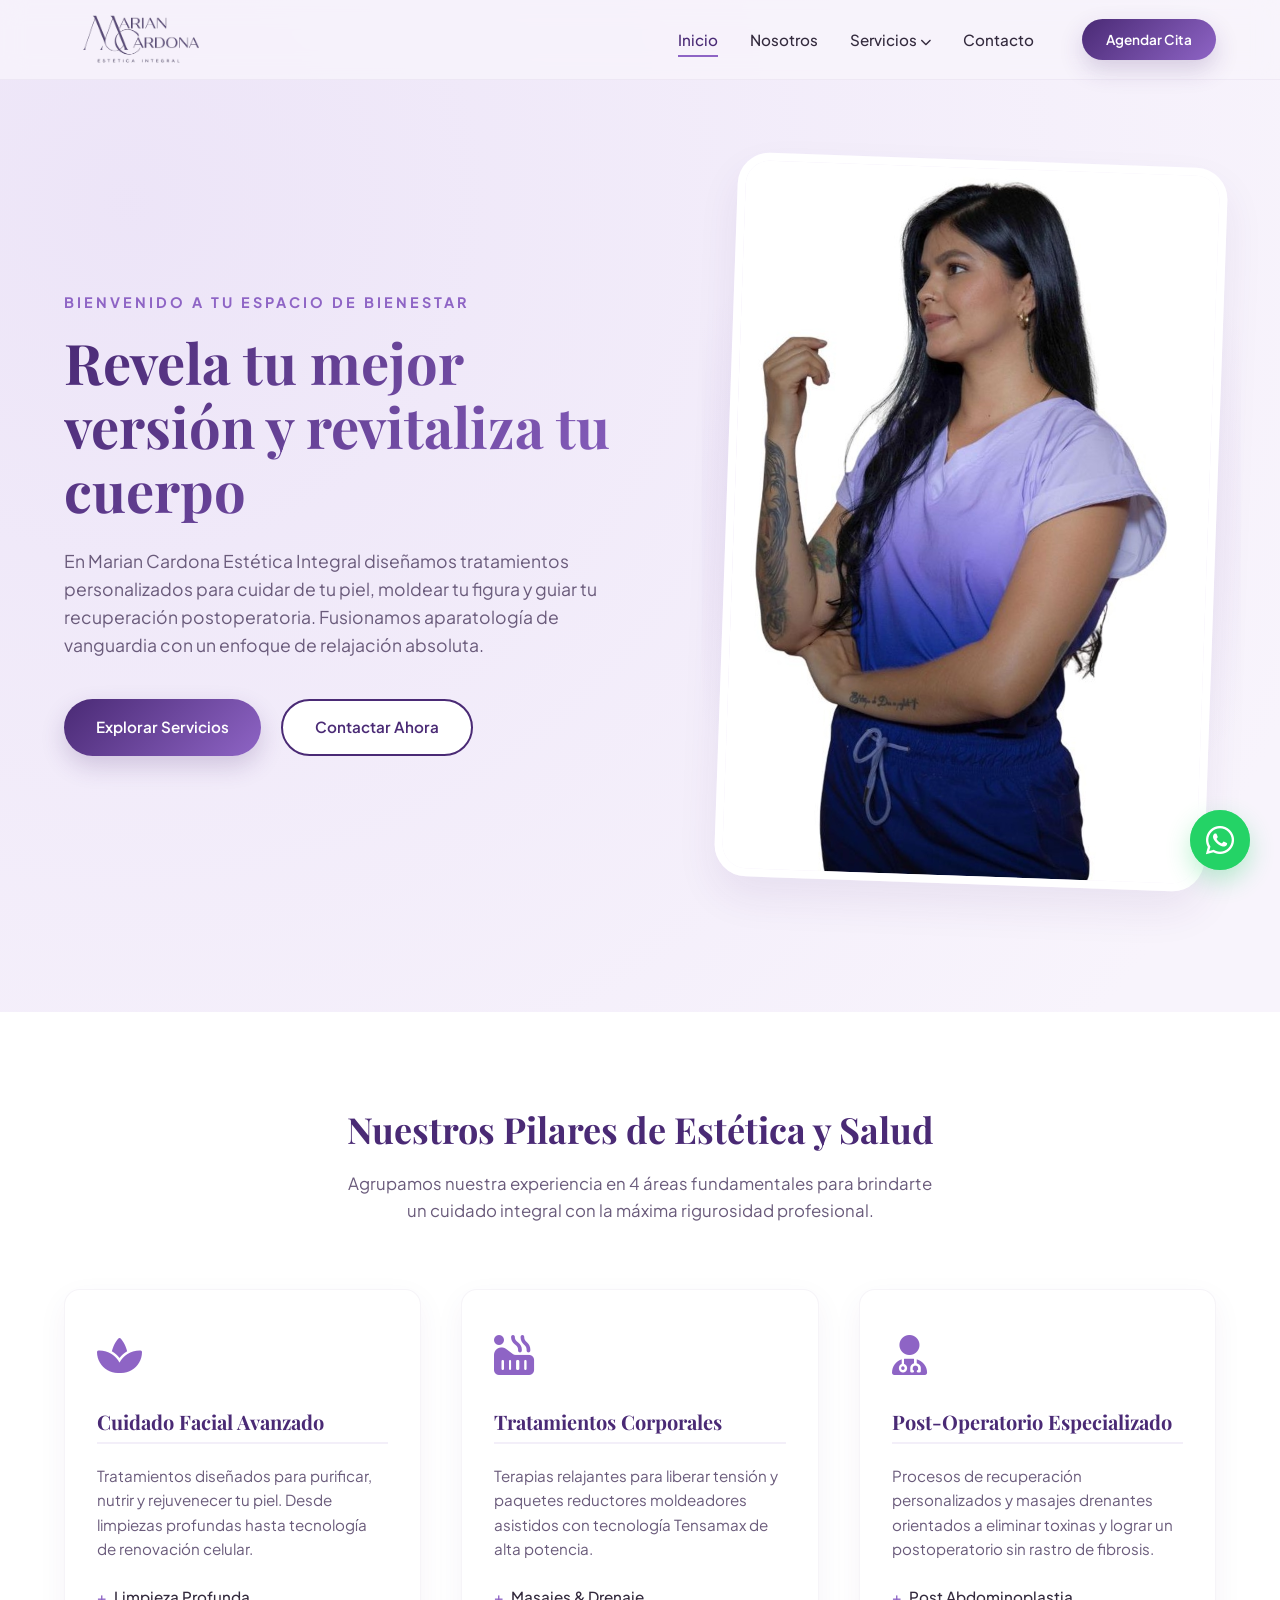
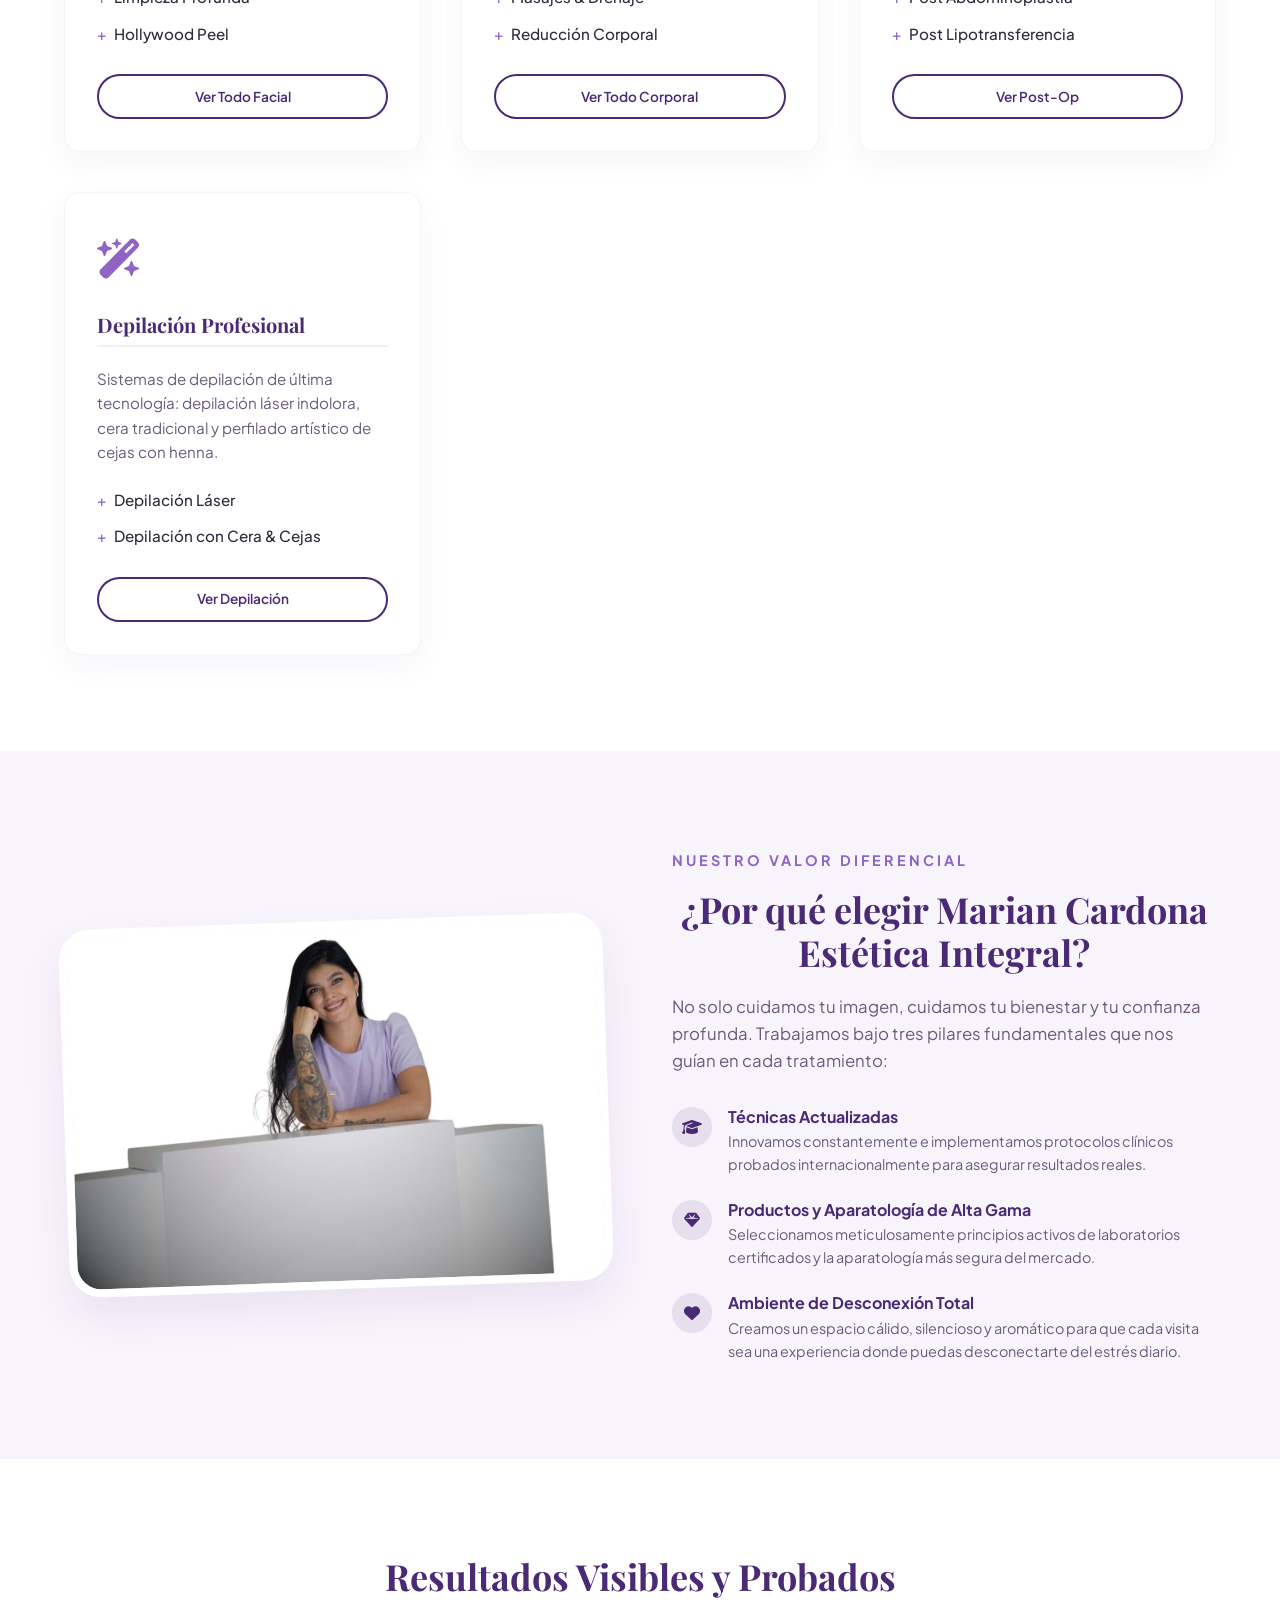
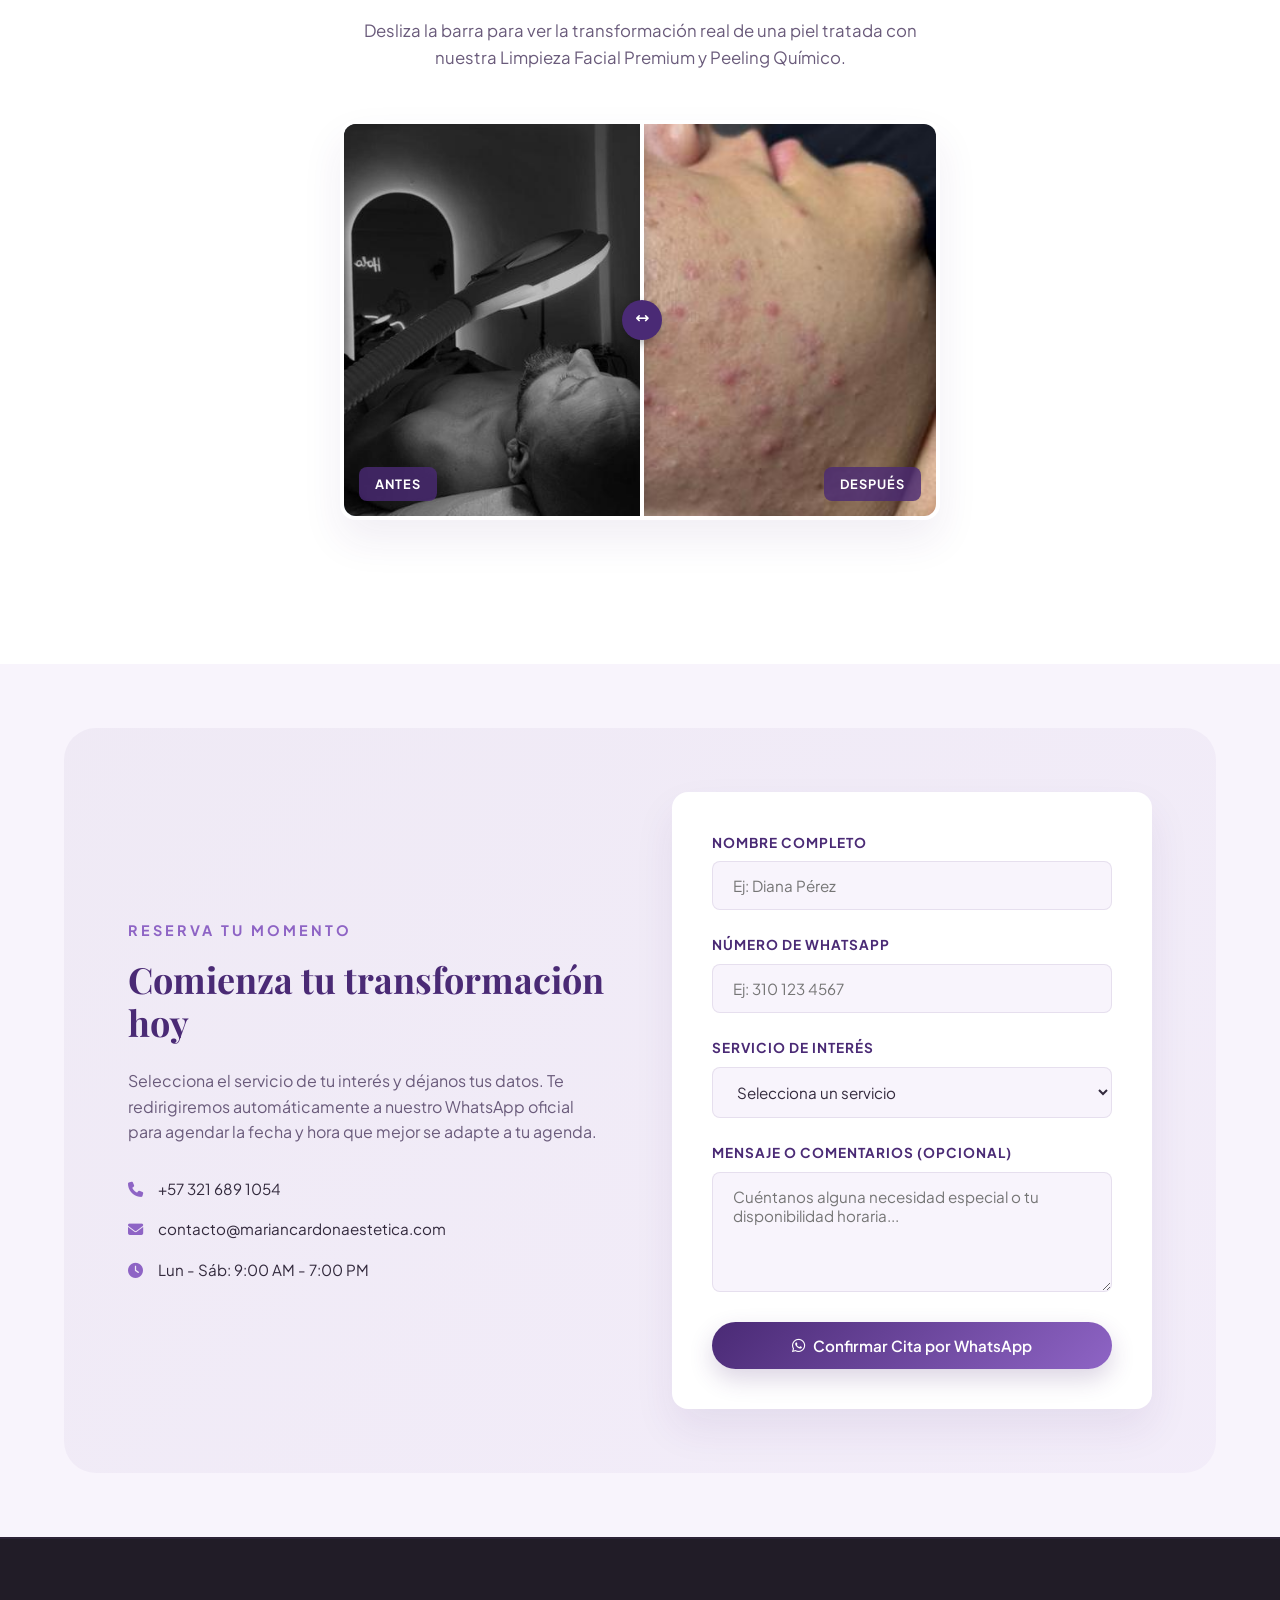
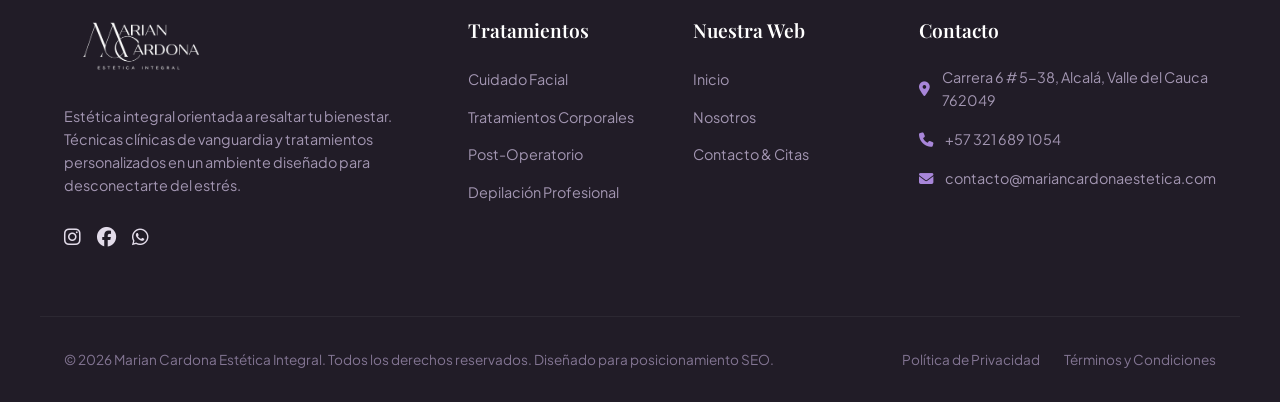
<file: index.html>
﻿<!DOCTYPE html>
<html lang="es">
<head>
    <meta charset="UTF-8">
    <meta name="viewport" content="width=device-width, initial-scale=1.0">
    <meta name="description" content="Descubre Marian Cardona Estética Integral. Ofrecemos tratamientos faciales avanzados, masajes corporales reductor-relajantes, post-operatorios sin fibrosis y depilación láser. Reserva tu cita.">
    <meta name="keywords" content="estetica integral, limpieza facial profunda, masajes relajantes, masajes reductores, postoperatorio, depilacion laser, marian cardona, spa bogota">
    <meta name="robots" content="index, follow">
    <link rel="canonical" href="https://mariancardonaestetica.com/">
    
    <title>Marian Cardona Estética Integral | Tratamientos Faciales, Corporales y Depilación</title>
    
    <!-- Habilitar estilos con JavaScript activo -->
    <script>document.documentElement.classList.add('js-enabled');</script>
    
    <!-- Estilos CSS -->
    <link rel="stylesheet" href="style.css">
    
    <!-- Estilos incrustados para despliegue -->
    <style id="inline-site-styles">
/* ==========================================================================
   MARIAN CARDONA ESTÉTICA INTEGRAL - ESTILOS GLOBALES
   ========================================================================== */

/* Importación de Google Fonts */
@import url('https://fonts.googleapis.com/css2?family=Playfair+Display:ital,wght@0,400..900;1,400..900&family=Plus+Jakarta+Sans:ital,wght@0,200..800;1,200..800&display=swap');

/* Variables de Diseño */
:root {
    /* Colores extraídos del catálogo */
    --color-bg-base: #F8F4FC;         /* Lila muy claro */
    --color-bg-white: #FFFFFF;        /* Blanco puro */
    --color-primary: #4A2A75;         /* Violeta Profundo (Logotipo) */
    --color-primary-rgb: 74, 42, 117;
    --color-secondary: #8E64C5;       /* Lila Vibrante (Catálogo) */
    --color-secondary-rgb: 142, 100, 197;
    --color-text-main: #332A3D;        /* Gris Violeta Oscuro (Legibilidad) */
    --color-text-muted: #6A5B7B;      /* Violeta Grisáceo */
    --color-accent: #A886D9;          /* Violeta Cálido */
    --color-glow: rgba(142, 100, 197, 0.15);
    
    /* Tipografías */
    --font-headers: 'Playfair Display', Georgia, serif;
    --font-body: 'Plus Jakarta Sans', system-ui, -apple-system, sans-serif;
    
    /* Efectos & Bordes */
    --border-radius-sm: 8px;
    --border-radius-md: 16px;
    --border-radius-lg: 32px;
    --border-radius-pill: 9999px;
    --shadow-soft: 0 10px 30px rgba(74, 42, 117, 0.05);
    --shadow-medium: 0 20px 40px rgba(74, 42, 117, 0.08);
    --shadow-glow: 0 0 25px rgba(142, 100, 197, 0.25);
    --transition-smooth: all 0.4s cubic-bezier(0.16, 1, 0.3, 1);
    
    /* Altura Header */
    --header-height: 80px;
}

/* Reset y Estilos Base */
*, *::before, *::after {
    box-sizing: border-box;
    margin: 0;
    padding: 0;
}

html {
    scroll-behavior: smooth;
    font-size: 16px;
}

body {
    background-color: var(--color-bg-base);
    color: var(--color-text-main);
    font-family: var(--font-body);
    line-height: 1.6;
    overflow-x: hidden;
    -webkit-font-smoothing: antialiased;
}

a {
    color: inherit;
    text-decoration: none;
    transition: var(--transition-smooth);
}

img {
    max-width: 100%;
    height: auto;
    display: block;
}

button, input, textarea, select {
    font-family: inherit;
}

/* Tipografía de Encabezados */
h1, h2, h3, h4, h5, h6 {
    font-family: var(--font-headers);
    color: var(--color-primary);
    font-weight: 700;
    line-height: 1.2;
}

h1 {
    font-size: 2.75rem;
    margin-bottom: 1.5rem;
}

h2 {
    font-size: 2.25rem;
    margin-bottom: 1.25rem;
    text-align: center;
    position: relative;
}

h3 {
    font-size: 1.5rem;
    margin-bottom: 1rem;
}

.text-gradient {
    background: linear-gradient(135deg, var(--color-primary), var(--color-secondary));
    -webkit-background-clip: text;
    -webkit-text-fill-color: transparent;
}

/* Estilos de Contenedor */
.container {
    width: 100%;
    max-width: 1200px;
    margin: 0 auto;
    padding: 0 1.5rem;
}

.section-padding {
    padding: 6rem 0;
}

/* ==========================================================================
   COMPONENTES GLOBALES Y REUSABLES
   ========================================================================== */

/* Botones Premium */
.btn {
    display: inline-flex;
    align-items: center;
    justify-content: center;
    padding: 0.875rem 2rem;
    border-radius: var(--border-radius-pill);
    font-weight: 600;
    font-size: 0.95rem;
    cursor: pointer;
    transition: var(--transition-smooth);
    border: none;
    outline: none;
    position: relative;
    overflow: hidden;
}

.btn-primary {
    background: linear-gradient(135deg, var(--color-primary), var(--color-secondary));
    color: var(--color-bg-white);
    box-shadow: 0 10px 25px rgba(74, 42, 117, 0.2);
}

.btn-primary:hover {
    transform: translateY(-3px);
    box-shadow: 0 15px 30px rgba(74, 42, 117, 0.35);
}

.btn-secondary {
    background-color: var(--color-bg-white);
    color: var(--color-primary);
    border: 2px solid var(--color-primary);
}

.btn-secondary:hover {
    background-color: var(--color-primary);
    color: var(--color-bg-white);
    transform: translateY(-3px);
}

/* Cabecera (Header) */
.header-nav {
    position: fixed;
    top: 0;
    left: 0;
    width: 100%;
    height: var(--header-height);
    background-color: rgba(248, 244, 252, 0.8);
    backdrop-filter: blur(12px);
    -webkit-backdrop-filter: blur(12px);
    z-index: 1000;
    transition: var(--transition-smooth);
    border-bottom: 1px solid rgba(74, 42, 117, 0.05);
}

.header-nav.scrolled {
    background-color: rgba(248, 244, 252, 0.95);
    height: 70px;
    box-shadow: var(--shadow-soft);
}

.header-container {
    display: flex;
    justify-content: space-between;
    align-items: center;
    height: 100%;
}

.logo {
    display: flex;
    flex-direction: column;
    font-family: var(--font-headers);
    font-weight: 800;
    font-size: 1.35rem;
    color: var(--color-primary);
    line-height: 1.1;
}

.logo span {
    font-family: var(--font-body);
    font-size: 0.7rem;
    letter-spacing: 3px;
    text-transform: uppercase;
    font-weight: 500;
    color: var(--color-secondary);
}

.nav-menu {
    display: flex;
    gap: 2rem;
    list-style: none;
    align-items: center;
}

.nav-link {
    font-weight: 500;
    font-size: 0.95rem;
    color: var(--color-text-main);
    position: relative;
    padding: 0.5rem 0;
}

.nav-link::after {
    content: '';
    position: absolute;
    bottom: 0;
    left: 0;
    width: 0;
    height: 2px;
    background-color: var(--color-secondary);
    transition: var(--transition-smooth);
}

.nav-link:hover, .nav-link.active {
    color: var(--color-primary);
}

.nav-link:hover::after, .nav-link.active::after {
    width: 100%;
}

/* Submenú Desplegable (Cluster navigation) */
.nav-item-dropdown {
    position: relative;
}

.nav-dropdown {
    position: absolute;
    top: 100%;
    left: 50%;
    transform: translateX(-50%) translateY(15px);
    width: 240px;
    background-color: var(--color-bg-white);
    border-radius: var(--border-radius-md);
    box-shadow: var(--shadow-medium);
    padding: 1rem;
    opacity: 0;
    visibility: hidden;
    transition: var(--transition-smooth);
    display: flex;
    flex-direction: column;
    gap: 0.5rem;
    border: 1px solid rgba(74, 42, 117, 0.05);
}

.nav-item-dropdown:hover .nav-dropdown {
    opacity: 1;
    visibility: visible;
    transform: translateX(-50%) translateY(0);
}

.dropdown-link {
    padding: 0.6rem 1rem;
    border-radius: var(--border-radius-sm);
    font-size: 0.9rem;
    font-weight: 500;
    display: block;
}

.dropdown-link:hover {
    background-color: var(--color-bg-base);
    color: var(--color-primary);
    padding-left: 1.25rem;
}

/* Hamburguesa (Mobile Menu) */
.burger-menu {
    display: none;
    flex-direction: column;
    gap: 6px;
    cursor: pointer;
    background: none;
    border: none;
}

.burger-bar {
    width: 25px;
    height: 3px;
    background-color: var(--color-primary);
    border-radius: 3px;
    transition: var(--transition-smooth);
}

/* Footer Premium */
.footer {
    background-color: #211C27; /* Fondo oscuro */
    color: #E2DBE9;
    padding: 5rem 0 2rem;
    border-top: 2px solid rgba(142, 100, 197, 0.1);
}

.footer-grid {
    display: grid;
    grid-template-columns: 2fr 1fr 1fr 1.5fr;
    gap: 3rem;
    margin-bottom: 4rem;
}

.footer-info .logo {
    color: #FFF;
    margin-bottom: 1.5rem;
}

.footer-info .logo span {
    color: var(--color-accent);
}

.footer-text {
    font-size: 0.9rem;
    line-height: 1.6;
    margin-bottom: 1.5rem;
    color: #A396B2;
}

.footer-title {
    font-family: var(--font-headers);
    font-size: 1.2rem;
    color: #FFF;
    margin-bottom: 1.5rem;
    font-weight: 600;
}

.footer-links {
    list-style: none;
    display: flex;
    flex-direction: column;
    gap: 0.75rem;
}

.footer-link {
    font-size: 0.9rem;
    color: #A396B2;
}

.footer-link:hover {
    color: #FFF;
    padding-left: 0.5rem;
}

.footer-contact-info {
    display: flex;
    flex-direction: column;
    gap: 1rem;
    font-size: 0.9rem;
    color: #A396B2;
}

.footer-contact-item {
    display: flex;
    align-items: center;
    gap: 0.75rem;
}

.footer-contact-item i {
    color: var(--color-accent);
}

.footer-bottom {
    border-top: 1px solid rgba(255, 255, 255, 0.05);
    padding-top: 2rem;
    display: flex;
    justify-content: space-between;
    align-items: center;
    font-size: 0.85rem;
    color: #837593;
}

/* ==========================================================================
   ESTRUCTURA DE TOPIC CLUSTER (MIGAS DE PAN & NAVEGACIÓN ENLACE INTERNO)
   ========================================================================== */

/* Breadcrumbs (Migas de Pan) */
.breadcrumbs {
    padding: 1.5rem 0;
    margin-top: var(--header-height);
    background-color: rgba(74, 42, 117, 0.02);
    border-bottom: 1px solid rgba(74, 42, 117, 0.03);
    font-size: 0.85rem;
}

.breadcrumbs-list {
    display: flex;
    align-items: center;
    gap: 0.5rem;
    list-style: none;
    flex-wrap: wrap;
}

.breadcrumb-item {
    color: var(--color-text-muted);
}

.breadcrumb-item a {
    color: var(--color-secondary);
}

.breadcrumb-item a:hover {
    color: var(--color-primary);
}

.breadcrumb-item::after {
    content: '/';
    margin-left: 0.5rem;
    color: #BCAECF;
}

.breadcrumb-item:last-child::after {
    content: none;
}

.breadcrumb-item.active {
    color: var(--color-primary);
    font-weight: 600;
}

/* Cluster Links Widget (En la barra lateral o al final de las páginas) */
.cluster-widget {
    background-color: var(--color-bg-white);
    border-radius: var(--border-radius-md);
    padding: 2rem;
    box-shadow: var(--shadow-soft);
    border: 1px solid rgba(74, 42, 117, 0.05);
}

.cluster-widget-title {
    font-size: 1.25rem;
    margin-bottom: 1.25rem;
    color: var(--color-primary);
    border-bottom: 2px solid rgba(142, 100, 197, 0.1);
    padding-bottom: 0.5rem;
}

.cluster-list {
    list-style: none;
    display: flex;
    flex-direction: column;
    gap: 0.75rem;
}

.cluster-link {
    font-size: 0.95rem;
    color: var(--color-text-main);
    display: flex;
    align-items: center;
    gap: 0.5rem;
    font-weight: 500;
}

.cluster-link::before {
    content: '+';
    color: var(--color-secondary);
}

.cluster-link:hover {
    color: var(--color-primary);
    transform: translateX(5px);
}

/* ==========================================================================
   ANIMACIONES Y EFECTOS VISUALES
   ========================================================================== */

/* Entrada Reveal (Intersection Observer) */
.js-enabled .reveal {
    opacity: 0;
    transform: translateY(40px);
    transition: opacity 0.8s ease, transform 0.8s cubic-bezier(0.16, 1, 0.3, 1);
}

.js-enabled .reveal.active {
    opacity: 1;
    transform: translateY(0);
}

/* Botón flotante de WhatsApp */
.whatsapp-widget {
    position: fixed;
    bottom: 30px;
    right: 30px;
    z-index: 999;
    width: 60px;
    height: 60px;
    background-color: #25D366;
    border-radius: 50%;
    display: flex;
    align-items: center;
    justify-content: center;
    box-shadow: 0 10px 25px rgba(37, 211, 102, 0.3);
    color: #FFF;
    font-size: 2rem;
    transition: var(--transition-smooth);
}

.whatsapp-widget::before {
    content: '';
    position: absolute;
    width: 100%;
    height: 100%;
    background-color: #25D366;
    border-radius: 50%;
    z-index: -1;
    opacity: 0.5;
    animation: pulse-ring 2s infinite;
}

.whatsapp-widget:hover {
    transform: scale(1.1) rotate(5deg);
    box-shadow: 0 15px 30px rgba(37, 211, 102, 0.5);
}

@keyframes pulse-ring {
    0% {
        transform: scale(1);
        opacity: 0.5;
    }
    100% {
        transform: scale(1.6);
        opacity: 0;
    }
}

/* Hero Section Base */
.hero-section {
    position: relative;
    padding: 10rem 0 8rem;
    min-height: 85vh;
    display: flex;
    align-items: center;
    background: radial-gradient(circle at 10% 20%, rgba(203, 183, 235, 0.25) 0%, rgba(248, 244, 252, 0.8) 90%);
    overflow: hidden;
}

.hero-grid {
    display: grid;
    grid-template-columns: 1.1fr 0.9fr;
    gap: 4rem;
    align-items: center;
}

.hero-subtitle {
    font-size: 0.9rem;
    font-weight: 700;
    letter-spacing: 3px;
    text-transform: uppercase;
    color: var(--color-secondary);
    margin-bottom: 1rem;
    display: inline-block;
}

.hero-title {
    font-size: 3.5rem;
    margin-bottom: 1.5rem;
    line-height: 1.15;
}

.hero-description {
    font-size: 1.1rem;
    color: var(--color-text-muted);
    margin-bottom: 2.5rem;
    max-width: 580px;
}

.hero-buttons {
    display: flex;
    gap: 1.25rem;
}

.hero-image-wrapper {
    position: relative;
}

.hero-image-bg {
    position: absolute;
    top: 50%;
    left: 50%;
    transform: translate(-50%, -50%);
    width: 110%;
    height: 110%;
    background: radial-gradient(circle, rgba(142, 100, 197, 0.15) 0%, transparent 70%);
    z-index: -1;
}

.hero-img {
    border-radius: var(--border-radius-lg);
    box-shadow: var(--shadow-medium);
    border: 8px solid var(--color-bg-white);
    transform: rotate(2deg);
    transition: var(--transition-smooth);
}

.hero-img:hover {
    transform: rotate(0deg) scale(1.02);
}

/* ==========================================================================
   ACORDEÓN DE PREGUNTAS FRECUENTES (FAQ ACCORDION)
   ========================================================================== */
.faq-accordion {
    max-width: 800px;
    margin: 3rem auto 0;
    display: flex;
    flex-direction: column;
    gap: 1rem;
}

.faq-item {
    background-color: var(--color-bg-white);
    border-radius: var(--border-radius-md);
    box-shadow: var(--shadow-soft);
    border: 1px solid rgba(74, 42, 117, 0.05);
    overflow: hidden;
    transition: var(--transition-smooth);
}

.faq-question {
    width: 100%;
    padding: 1.5rem 2rem;
    background: none;
    border: none;
    outline: none;
    display: flex;
    justify-content: space-between;
    align-items: center;
    cursor: pointer;
    text-align: left;
}

.faq-question h3 {
    font-size: 1.15rem;
    margin-bottom: 0;
}

.faq-icon {
    font-size: 1.25rem;
    color: var(--color-secondary);
    transition: var(--transition-smooth);
}

.faq-answer {
    max-height: 0;
    overflow: hidden;
    transition: var(--transition-smooth);
    padding: 0 2rem;
}

.faq-answer-inner {
    padding-bottom: 1.5rem;
    color: var(--color-text-muted);
    font-size: 0.95rem;
}

.faq-item.active {
    border-color: var(--color-secondary);
    box-shadow: var(--shadow-medium);
}

.faq-item.active .faq-icon {
    transform: rotate(45deg);
}

.faq-item.active .faq-answer {
    max-height: 500px; /* Suficiente para el contenido */
}

/* ==========================================================================
   FORMULARIO DE RESERVA / CONTACTO
   ========================================================================== */
.booking-section {
    background: linear-gradient(135deg, rgba(74, 42, 117, 0.05), rgba(142, 100, 197, 0.05));
    border-radius: var(--border-radius-lg);
    padding: 4rem;
    margin: 4rem 0;
}

.booking-grid {
    display: grid;
    grid-template-columns: 1fr 1fr;
    gap: 4rem;
}

.booking-info-box {
    display: flex;
    flex-direction: column;
    justify-content: center;
}

.booking-form {
    background-color: var(--color-bg-white);
    padding: 2.5rem;
    border-radius: var(--border-radius-md);
    box-shadow: var(--shadow-medium);
}

.form-group {
    margin-bottom: 1.5rem;
}

.form-label {
    display: block;
    font-size: 0.85rem;
    font-weight: 700;
    text-transform: uppercase;
    letter-spacing: 1px;
    margin-bottom: 0.5rem;
    color: var(--color-primary);
}

.form-control {
    width: 100%;
    padding: 0.875rem 1.25rem;
    border-radius: var(--border-radius-sm);
    border: 1px solid rgba(74, 42, 117, 0.1);
    background-color: var(--color-bg-base);
    color: var(--color-text-main);
    font-size: 0.95rem;
    transition: var(--transition-smooth);
    outline: none;
}

.form-control:focus {
    border-color: var(--color-secondary);
    background-color: var(--color-bg-white);
    box-shadow: 0 0 0 4px rgba(142, 100, 197, 0.1);
}

textarea.form-control {
    resize: vertical;
    min-height: 120px;
}

/* ==========================================================================
   INTERACTIVO SLIDER COMPARATIVO DE ANTES/DESPUÉS
   ========================================================================== */
.before-after-slider {
    position: relative;
    width: 100%;
    max-width: 600px;
    height: 400px;
    margin: 3rem auto;
    border-radius: var(--border-radius-md);
    overflow: hidden;
    box-shadow: var(--shadow-medium);
    border: 4px solid var(--color-bg-white);
}

.slider-img {
    position: absolute;
    top: 0;
    left: 0;
    width: 100%;
    height: 100%;
    background-size: cover;
    background-position: center;
}

.img-before {
    background-image: url('limpieza-facial-anti-acne.jpg'); /* Imagen de piel con acné real */
}

.img-after {
    background-image: url('limpieza-facial-profunda.jpg'); /* Imagen de piel limpia real */
    width: 50%; /* Iniciado al 50% */
}

.slider-handle {
    position: absolute;
    top: 0;
    bottom: 0;
    left: 50%;
    width: 4px;
    background-color: var(--color-bg-white);
    cursor: ew-resize;
    z-index: 10;
    box-shadow: 0 0 10px rgba(0,0,0,0.3);
}

.slider-button {
    position: absolute;
    top: 50%;
    left: 50%;
    transform: translate(-50%, -50%);
    width: 40px;
    height: 40px;
    background-color: var(--color-primary);
    border-radius: 50%;
    display: flex;
    align-items: center;
    justify-content: center;
    color: var(--color-bg-white);
    font-size: 0.8rem;
    box-shadow: 0 4px 10px rgba(0,0,0,0.3);
    pointer-events: none;
}

.slider-label {
    position: absolute;
    bottom: 15px;
    padding: 0.4rem 1rem;
    background-color: rgba(74, 42, 117, 0.8);
    color: var(--color-bg-white);
    font-size: 0.8rem;
    font-weight: 700;
    border-radius: var(--border-radius-sm);
    text-transform: uppercase;
    letter-spacing: 1px;
    z-index: 5;
    pointer-events: none;
}

.label-before {
    left: 15px;
}

.label-after {
    right: 15px;
}

/* ==========================================================================
   DISEÍO RESPONSIVO (MEDIA QUERIES)
   ========================================================================== */

@media (max-width: 992px) {
    h1 {
        font-size: 2.25rem;
    }
    
    h2 {
        font-size: 1.85rem;
    }
    
    .hero-grid, .booking-grid {
        grid-template-columns: 1fr;
        gap: 3rem;
    }
    
    .hero-image-wrapper {
        order: -1;
        max-width: 500px;
        margin: 0 auto;
    }
    
    .footer-grid {
        grid-template-columns: 1fr 1fr;
    }
}

@media (max-width: 768px) {
    .burger-menu {
        display: flex;
        z-index: 1100;
    }
    
    .nav-menu {
        position: fixed;
        top: 0;
        right: -100%;
        width: 80%;
        max-width: 320px;
        height: 100vh;
        background-color: var(--color-bg-white);
        box-shadow: -10px 0 30px rgba(0,0,0,0.05);
        flex-direction: column;
        justify-content: center;
        align-items: flex-start;
        padding: 4rem 3rem;
        transition: var(--transition-smooth);
        gap: 1.5rem;
        z-index: 1050;
    }
    
    .nav-menu.open {
        right: 0;
    }
    
    .burger-menu.open .burger-bar:nth-child(1) {
        transform: translateY(9px) rotate(45deg);
    }
    
    .burger-menu.open .burger-bar:nth-child(2) {
        opacity: 0;
    }
    
    .burger-menu.open .burger-bar:nth-child(3) {
        transform: translateY(-9px) rotate(-45deg);
    }
    
    .nav-item-dropdown:hover .nav-dropdown {
        position: static;
        transform: none;
        opacity: 1;
        visibility: visible;
        box-shadow: none;
        padding: 0.5rem 0 0 1rem;
        border: none;
        width: 100%;
    }
    
    .nav-dropdown {
        display: none;
        max-height: 0;
        overflow: hidden;
    }
    
    .nav-item-dropdown.active .nav-dropdown {
        display: flex;
        max-height: 500px;
    }
    
    .footer-grid {
        grid-template-columns: 1fr;
        gap: 2rem;
    }
    
    .booking-section {
        padding: 2rem;
    }
    
    .booking-form {
        padding: 1.5rem;
    }
}


</style>
    
    <!-- FontAwesome para Iconos -->
    <link rel="stylesheet" href="https://cdnjs.cloudflare.com/ajax/libs/font-awesome/6.4.0/css/all.min.css">
    
    <!-- Marcado Schema JSON-LD LocalBusiness -->
    <script type="application/ld+json">
    {
      "@context": "https://schema.org",
      "@type": "BeautySalon",
      "name": "Marian Cardona Estética Integral",
      "image": "https://images.unsplash.com/photo-1560750588-73207b1ef5b8?q=80&w=800&auto=format&fit=crop",
      "@id": "https://mariancardonaestetica.com/#salon",
      "url": "https://mariancardonaestetica.com/",
      "telephone": "+573216891054",
      "priceRange": "$$",
      "address": {
        "@type": "PostalAddress",
        "streetAddress": "Carrera 6 # 5-38, Alcalá, Valle del Cauca 762049",
        "addressLocality": "Alcalá",
        "addressRegion": "Valle del Cauca",
        "postalCode": "762049",
        "addressCountry": "CO"
      },
      "geo": {
        "@type": "GeoCoordinates",
        "latitude": 4.6738,
        "longitude": -75.7876
      },
      "openingHoursSpecification": {
        "@type": "OpeningHoursSpecification",
        "dayOfWeek": [
          "Monday",
          "Tuesday",
          "Wednesday",
          "Thursday",
          "Friday",
          "Saturday"
        ],
        "opens": "09:00",
        "closes": "19:00"
      },
      "sameAs": [
        "https://www.instagram.com/mariancardonaestetica"
      ]
    }
    </script>
</head>
<body>

    <!-- CABECERA / MENÚ DE NAVEGACIÓN -->
    <header class="header-nav">
        <div class="container header-container">
            <a href="index.html" class="logo">
                <img src="logo-marian-cardona-principal.png" alt="Marian Cardona Estética Integral" style="height: 55px; width: auto; object-fit: contain;">
            </a>
            
            <nav>
                <ul class="nav-menu">
                    <li><a href="index.html" class="nav-link active">Inicio</a></li>
                    <li><a href="nosotros.html" class="nav-link">Nosotros</a></li>
                    <li class="nav-item-dropdown">
                        <a href="#" class="nav-link dropdown-trigger">Servicios <i class="fa fa-chevron-down" style="font-size: 0.7rem;"></i></a>
                        <div class="nav-dropdown">
                            <a href="facial/index.html" class="dropdown-link">Cuidado Facial</a>
                            <a href="corporal/index.html" class="dropdown-link">Tratamientos Corporales</a>
                            <a href="post-operatorio/index.html" class="dropdown-link">Post-Operatorio</a>
                            <a href="depilacion/index.html" class="dropdown-link">Depilación Profesional</a>
                        </div>
                    </li>
                    <li><a href="contacto.html" class="nav-link">Contacto</a></li>
                    <li><a href="#reservar" class="btn btn-primary" style="padding: 0.6rem 1.5rem; font-size: 0.85rem; margin-left: 1rem;">Agendar Cita</a></li>
                </ul>
            </nav>
            
            <button class="burger-menu" aria-label="Abrir Menú">
                <span class="burger-bar"></span>
                <span class="burger-bar"></span>
                <span class="burger-bar"></span>
            </button>
        </div>
    </header>

    <!-- SECCIÓN HÉROE -->
    <section class="hero-section">
        <div class="container hero-grid">
            <div class="hero-content reveal">
                <span class="hero-subtitle">Bienvenido a tu Espacio de Bienestar</span>
                <h1 class="hero-title text-gradient">Revela tu mejor versión y revitaliza tu cuerpo</h1>
                <p class="hero-description">
                    En Marian Cardona Estética Integral diseñamos tratamientos personalizados para cuidar de tu piel, moldear tu figura y guiar tu recuperación postoperatoria. Fusionamos aparatología de vanguardia con un enfoque de relajación absoluta.
                </p>
                <div class="hero-buttons">
                    <a href="#servicios" class="btn btn-primary">Explorar Servicios</a>
                    <a href="contacto.html" class="btn btn-secondary">Contactar Ahora</a>
                </div>
            </div>
            <div class="hero-image-wrapper reveal" style="transition-delay: 0.2s;">
                <div class="hero-image-bg"></div>
                <img src="marian-cardona-imagen-principal.jpg" alt="Marian Cardona Estética Integral" class="hero-img" id="heroImg">
            </div>
        </div>
    </section>

    <!-- SECCIÓN PILARES TOPIC CLUSTER -->
    <section id="servicios" class="section-padding" style="background-color: var(--color-bg-white);">
        <div class="container">
            <h2 class="reveal">Nuestros Pilares de Estética y Salud</h2>
            <p style="text-align: center; color: var(--color-text-muted); max-width: 600px; margin: 0 auto 4rem; font-size: 1.05rem;" class="reveal">
                Agrupamos nuestra experiencia en 4 áreas fundamentales para brindarte un cuidado integral con la máxima rigurosidad profesional.
            </p>
            
            <div style="display: grid; grid-template-columns: repeat(auto-fit, minmax(260px, 1fr)); gap: 2.5rem;">
                
                <!-- Pilar 1: Facial -->
                <div class="cluster-widget reveal" style="display: flex; flex-direction: column; justify-content: space-between;">
                    <div>
                        <div style="font-size: 2.5rem; color: var(--color-secondary); margin-bottom: 1.5rem;"><i class="fa-solid fa-spa"></i></div>
                        <h3 class="cluster-widget-title">Cuidado Facial Avanzado</h3>
                        <p style="font-size: 0.95rem; color: var(--color-text-muted); margin-bottom: 1.5rem;">
                            Tratamientos diseñados para purificar, nutrir y rejuvenecer tu piel. Desde limpiezas profundas hasta tecnología de renovación celular.
                        </p>
                    </div>
                    <div style="display: flex; flex-direction: column; gap: 0.75rem;">
                        <a href="facial/limpieza-profunda.html" class="cluster-link">Limpieza Profunda</a>
                        <a href="facial/hollywood-peel.html" class="cluster-link">Hollywood Peel</a>
                        <a href="facial/index.html" class="btn btn-secondary" style="margin-top: 1rem; width: 100%; font-size: 0.85rem; padding: 0.6rem;">Ver Todo Facial</a>
                    </div>
                </div>

                <!-- Pilar 2: Corporal -->
                <div class="cluster-widget reveal" style="display: flex; flex-direction: column; justify-content: space-between; transition-delay: 0.1s;">
                    <div>
                        <div style="font-size: 2.5rem; color: var(--color-secondary); margin-bottom: 1.5rem;"><i class="fa-solid fa-hot-tub-person"></i></div>
                        <h3 class="cluster-widget-title">Tratamientos Corporales</h3>
                        <p style="font-size: 0.95rem; color: var(--color-text-muted); margin-bottom: 1.5rem;">
                            Terapias relajantes para liberar tensión y paquetes reductores moldeadores asistidos con tecnología Tensamax de alta potencia.
                        </p>
                    </div>
                    <div style="display: flex; flex-direction: column; gap: 0.75rem;">
                        <a href="corporal/masajes-bienestar.html" class="cluster-link">Masajes & Drenaje</a>
                        <a href="corporal/reduccion-moldeo.html" class="cluster-link">Reducción Corporal</a>
                        <a href="corporal/index.html" class="btn btn-secondary" style="margin-top: 1rem; width: 100%; font-size: 0.85rem; padding: 0.6rem;">Ver Todo Corporal</a>
                    </div>
                </div>

                <!-- Pilar 3: Post-Operatorio -->
                <div class="cluster-widget reveal" style="display: flex; flex-direction: column; justify-content: space-between; transition-delay: 0.2s;">
                    <div>
                        <div style="font-size: 2.5rem; color: var(--color-secondary); margin-bottom: 1.5rem;"><i class="fa-solid fa-user-doctor"></i></div>
                        <h3 class="cluster-widget-title">Post-Operatorio Especializado</h3>
                        <p style="font-size: 0.95rem; color: var(--color-text-muted); margin-bottom: 1.5rem;">
                            Procesos de recuperación personalizados y masajes drenantes orientados a eliminar toxinas y lograr un postoperatorio sin rastro de fibrosis.
                        </p>
                    </div>
                    <div style="display: flex; flex-direction: column; gap: 0.75rem;">
                        <a href="post-operatorio/abdominoplastia.html" class="cluster-link">Post Abdominoplastia</a>
                        <a href="post-operatorio/lipotransferencia.html" class="cluster-link">Post Lipotransferencia</a>
                        <a href="post-operatorio/index.html" class="btn btn-secondary" style="margin-top: 1rem; width: 100%; font-size: 0.85rem; padding: 0.6rem;">Ver Post-Op</a>
                    </div>
                </div>

                <!-- Pilar 4: Depilación -->
                <div class="cluster-widget reveal" style="display: flex; flex-direction: column; justify-content: space-between; transition-delay: 0.3s;">
                    <div>
                        <div style="font-size: 2.5rem; color: var(--color-secondary); margin-bottom: 1.5rem;"><i class="fa-solid fa-wand-magic-sparkles"></i></div>
                        <h3 class="cluster-widget-title">Depilación Profesional</h3>
                        <p style="font-size: 0.95rem; color: var(--color-text-muted); margin-bottom: 1.5rem;">
                            Sistemas de depilación de última tecnología: depilación láser indolora, cera tradicional y perfilado artístico de cejas con henna.
                        </p>
                    </div>
                    <div style="display: flex; flex-direction: column; gap: 0.75rem;">
                        <a href="depilacion/depilacion-laser.html" class="cluster-link">Depilación Láser</a>
                        <a href="depilacion/cera-cejas.html" class="cluster-link">Depilación con Cera & Cejas</a>
                        <a href="depilacion/index.html" class="btn btn-secondary" style="margin-top: 1rem; width: 100%; font-size: 0.85rem; padding: 0.6rem;">Ver Depilación</a>
                    </div>
                </div>

            </div>
        </div>
    </section>

    <!-- POR QUÉ ELEGIRNOS -->
    <section class="section-padding" style="background-color: var(--color-bg-base);">
        <div class="container" style="display: grid; grid-template-columns: 1fr 1fr; gap: 4rem; align-items: center;">
            <div class="reveal">
                <img src="marian-cardona-recepcion.jpg" alt="Instalaciones de Marian Cardona Estética Integral" class="hero-img" style="transform: rotate(-2deg);">
            </div>
            <div class="reveal">
                <span class="hero-subtitle">Nuestro Valor Diferencial</span>
                <h2>¿Por qué elegir Marian Cardona Estética Integral?</h2>
                <p style="color: var(--color-text-muted); margin-bottom: 2rem; font-size: 1.05rem;">
                    No solo cuidamos tu imagen, cuidamos tu bienestar y tu confianza profunda. Trabajamos bajo tres pilares fundamentales que nos guían en cada tratamiento:
                </p>
                <ul style="list-style: none; display: flex; flex-direction: column; gap: 1.5rem;">
                    <li style="display: flex; gap: 1rem; align-items: flex-start;">
                        <div style="width: 40px; height: 40px; border-radius: 50%; background-color: rgba(74, 42, 117, 0.1); display: flex; align-items: center; justify-content: center; color: var(--color-primary); flex-shrink: 0;"><i class="fa fa-graduation-cap"></i></div>
                        <div>
                            <h4 style="font-family: var(--font-body); font-weight: 700; color: var(--color-primary); margin-bottom: 0.25rem;">Técnicas Actualizadas</h4>
                            <p style="font-size: 0.9rem; color: var(--color-text-muted);">Innovamos constantemente e implementamos protocolos clínicos probados internacionalmente para asegurar resultados reales.</p>
                        </div>
                    </li>
                    <li style="display: flex; gap: 1rem; align-items: flex-start;">
                        <div style="width: 40px; height: 40px; border-radius: 50%; background-color: rgba(74, 42, 117, 0.1); display: flex; align-items: center; justify-content: center; color: var(--color-primary); flex-shrink: 0;"><i class="fa fa-gem"></i></div>
                        <div>
                            <h4 style="font-family: var(--font-body); font-weight: 700; color: var(--color-primary); margin-bottom: 0.25rem;">Productos y Aparatología de Alta Gama</h4>
                            <p style="font-size: 0.9rem; color: var(--color-text-muted);">Seleccionamos meticulosamente principios activos de laboratorios certificados y la aparatología más segura del mercado.</p>
                        </div>
                    </li>
                    <li style="display: flex; gap: 1rem; align-items: flex-start;">
                        <div style="width: 40px; height: 40px; border-radius: 50%; background-color: rgba(74, 42, 117, 0.1); display: flex; align-items: center; justify-content: center; color: var(--color-primary); flex-shrink: 0;"><i class="fa fa-heart"></i></div>
                        <div>
                            <h4 style="font-family: var(--font-body); font-weight: 700; color: var(--color-primary); margin-bottom: 0.25rem;">Ambiente de Desconexión Total</h4>
                            <p style="font-size: 0.9rem; color: var(--color-text-muted);">Creamos un espacio cálido, silencioso y aromático para que cada visita sea una experiencia donde puedas desconectarte del estrés diario.</p>
                        </div>
                    </li>
                </ul>
            </div>
        </div>
    </section>

    <!-- COMPONENTES INTERACTIVOS: SLIDER ANTES / DESPUÉS -->
    <section class="section-padding" style="background-color: var(--color-bg-white);">
        <div class="container">
            <h2 class="reveal">Resultados Visibles y Probados</h2>
            <p style="text-align: center; color: var(--color-text-muted); max-width: 600px; margin: 0 auto 3rem; font-size: 1.05rem;" class="reveal">
                Desliza la barra para ver la transformación real de una piel tratada con nuestra Limpieza Facial Premium y Peeling Químico.
            </p>
            
            <div class="before-after-slider reveal" id="beforeAfter">
                <div class="slider-img img-before"></div>
                <div class="slider-img img-after"></div>
                <div class="slider-handle">
                    <div class="slider-button"><i class="fa fa-arrows-left-right"></i></div>
                </div>
                <span class="slider-label label-before">Antes</span>
                <span class="slider-label label-after">Después</span>
            </div>
        </div>
    </section>

    <!-- FORMULARIO DE RESERVA -->
    <section id="reservar" class="container reveal">
        <div class="booking-section">
            <div class="booking-grid">
                <div class="booking-info-box">
                    <span class="hero-subtitle">Reserva Tu Momento</span>
                    <h2 style="text-align: left; margin-bottom: 1.5rem;">Comienza tu transformación hoy</h2>
                    <p style="color: var(--color-text-muted); margin-bottom: 2rem;">
                        Selecciona el servicio de tu interés y déjanos tus datos. Te redirigiremos automáticamente a nuestro WhatsApp oficial para agendar la fecha y hora que mejor se adapte a tu agenda.
                    </p>
                    <div style="display: flex; flex-direction: column; gap: 1rem; font-size: 0.95rem;">
                        <div><i class="fa fa-phone" style="color: var(--color-secondary); margin-right: 0.75rem;"></i> +57 321 689 1054</div>
                        <div><i class="fa fa-envelope" style="color: var(--color-secondary); margin-right: 0.75rem;"></i> contacto@mariancardonaestetica.com</div>
                        <div><i class="fa fa-clock" style="color: var(--color-secondary); margin-right: 0.75rem;"></i> Lun - Sáb: 9:00 AM - 7:00 PM</div>
                    </div>
                </div>
                <div>
                    <form class="booking-form" id="bookingForm">
                        <div class="form-group">
                            <label for="name" class="form-label">Nombre Completo</label>
                            <input type="text" id="name" class="form-control" placeholder="Ej: Diana Pérez" required>
                        </div>
                        <div class="form-group">
                            <label for="phone" class="form-label">Número de WhatsApp</label>
                            <input type="tel" id="phone" class="form-control" placeholder="Ej: 310 123 4567" required>
                        </div>
                        <div class="form-group">
                            <label for="service" class="form-label">Servicio de Interés</label>
                            <select id="service" class="form-control" required>
                                <option value="" disabled selected>Selecciona un servicio</option>
                                <optgroup label="Cuidado Facial">
                                    <option value="Limpieza Facial Profunda">Limpieza Facial Profunda ($120.000)</option>
                                    <option value="Limpieza Facial Premium">Limpieza Facial Premium ($180.000)</option>
                                    <option value="Limpieza Facial Antiacne">Limpieza Facial Antiacné ($180.000)</option>
                                    <option value="Hollywood Peel">Hollywood Peel ($250.000)</option>
                                    <option value="Peeling Quimico">Peeling Químico ($100.000)</option>
                                    <option value="Microneedling">Microneedling ($180.000)</option>
                                    <option value="Skin Booster">Skin Booster ($300.000)</option>
                                </optgroup>
                                <optgroup label="Corporal y Masajes">
                                    <option value="Masajes Relajantes">Masajes Relajantes ($100.000)</option>
                                    <option value="Masaje Drenaje Linfatico">Drenaje Linfático ($180.000)</option>
                                    <option value="Masaje + Limpieza Facial">Masaje + Limpieza Facial ($200.000)</option>
                                    <option value="Paquete Masajes Reductores">Paquete Reductores (10 Sesiones) ($500.000)</option>
                                    <option value="Paquete Gluteos">Paquete Glúteos (10 Sesiones) ($1.300.000)</option>
                                    <option value="Paquete Reduflash">Paquete Reduflash (8 Sesiones) ($1.300.000)</option>
                                    <option value="Tensamax Corporal">Tensamax Corporal (10 Sesiones) ($800.000)</option>
                                </optgroup>
                                <optgroup label="Post-Operatorio">
                                    <option value="Post Abdominoplastia">Post Abdominoplastia (10 Sesiones) ($800.000)</option>
                                    <option value="Post Lipotransferencia">Post Lipotransferencia (10 Sesiones) ($700.000)</option>
                                    <option value="Post Papada">Post Papada (10 Sesiones) ($400.000)</option>
                                    <option value="Post Brazos">Post Brazos (10 Sesiones) ($400.000)</option>
                                </optgroup>
                                <optgroup label="Depilación">
                                    <option value="Depilacion Laser">Depilación Láser (Por Sesión / Paquetes)</option>
                                    <option value="Depilacion Cera">Depilación con Cera</option>
                                    <option value="Perfilado Cejas Henna">Cejas Cera/Hilo + Henna ($30.000)</option>
                                </optgroup>
                            </select>
                        </div>
                        <div class="form-group">
                            <label for="message" class="form-label">Mensaje o Comentarios (Opcional)</label>
                            <textarea id="message" class="form-control" placeholder="Cuéntanos alguna necesidad especial o tu disponibilidad horaria..."></textarea>
                        </div>
                        <button type="submit" class="btn btn-primary" style="width: 100%; gap: 0.5rem;">
                            <i class="fab fa-whatsapp"></i> Confirmar Cita por WhatsApp
                        </button>
                    </form>
                </div>
            </div>
        </div>
    </section>

    <!-- FOOTER -->
    <footer class="footer">
        <div class="container footer-grid">
            <div class="footer-info">
                <a href="index.html" class="logo" style="margin-bottom: 1.5rem; display: inline-block;">
                    <img src="logo-marian-cardona-principal.png" alt="Marian Cardona Estética Integral" style="height: 55px; width: auto; object-fit: contain; filter: brightness(0) invert(1);">
                </a>
                <p class="footer-text">
                    Estética integral orientada a resaltar tu bienestar. Técnicas clínicas de vanguardia y tratamientos personalizados en un ambiente diseñado para desconectarte del estrés.
                </p>
                <div style="display: flex; gap: 1rem; font-size: 1.2rem;">
                    <a href="https://instagram.com" target="_blank" aria-label="Síguenos en Instagram"><i class="fab fa-instagram"></i></a>
                    <a href="https://facebook.com" target="_blank" aria-label="Síguenos en Facebook"><i class="fab fa-facebook"></i></a>
                    <a href="https://wa.me/573216891054" target="_blank" aria-label="Chatea en WhatsApp"><i class="fab fa-whatsapp"></i></a>
                </div>
            </div>
            
            <div>
                <h4 class="footer-title">Tratamientos</h4>
                <ul class="footer-links">
                    <li><a href="facial/index.html" class="footer-link">Cuidado Facial</a></li>
                    <li><a href="corporal/index.html" class="footer-link">Tratamientos Corporales</a></li>
                    <li><a href="post-operatorio/index.html" class="footer-link">Post-Operatorio</a></li>
                    <li><a href="depilacion/index.html" class="footer-link">Depilación Profesional</a></li>
                </ul>
            </div>
            
            <div>
                <h4 class="footer-title">Nuestra Web</h4>
                <ul class="footer-links">
                    <li><a href="index.html" class="footer-link">Inicio</a></li>
                    <li><a href="nosotros.html" class="footer-link">Nosotros</a></li>
                    <li><a href="contacto.html" class="footer-link">Contacto & Citas</a></li>
                </ul>
            </div>
            
            <div>
                <h4 class="footer-title">Contacto</h4>
                <div class="footer-contact-info">
                    <div class="footer-contact-item">
                        <i class="fa fa-map-marker-alt"></i>
                        <span>Carrera 6 # 5-38, Alcalá, Valle del Cauca 762049</span>
                    </div>
                    <div class="footer-contact-item">
                        <i class="fa fa-phone"></i>
                        <span>+57 321 689 1054</span>
                    </div>
                    <div class="footer-contact-item">
                        <i class="fa fa-envelope"></i>
                        <span>contacto@mariancardonaestetica.com</span>
                    </div>
                </div>
            </div>
        </div>
        
        <div class="container footer-bottom">
            <p>&copy; 2026 Marian Cardona Estética Integral. Todos los derechos reservados. Diseñado para posicionamiento SEO.</p>
            <div style="display: flex; gap: 1.5rem;">
                <a href="#" style="color: #837593;">Política de Privacidad</a>
                <a href="#" style="color: #837593;">Términos y Condiciones</a>
            </div>
        </div>
    </footer>

    <!-- WIDGET FLOTANTE WHATSAPP -->
    <a href="https://wa.me/573216891054?text=Hola%20Marian%20Cardona,%20deseo%20más%20información%20sobre%20tus%20servicios%20de%20estética." class="whatsapp-widget" target="_blank" aria-label="Contacto por WhatsApp">
        <i class="fab fa-whatsapp"></i>
    </a>

    <!-- Scripts JS -->
    <script src="main.js"></script>
</body>
</html>
</file>
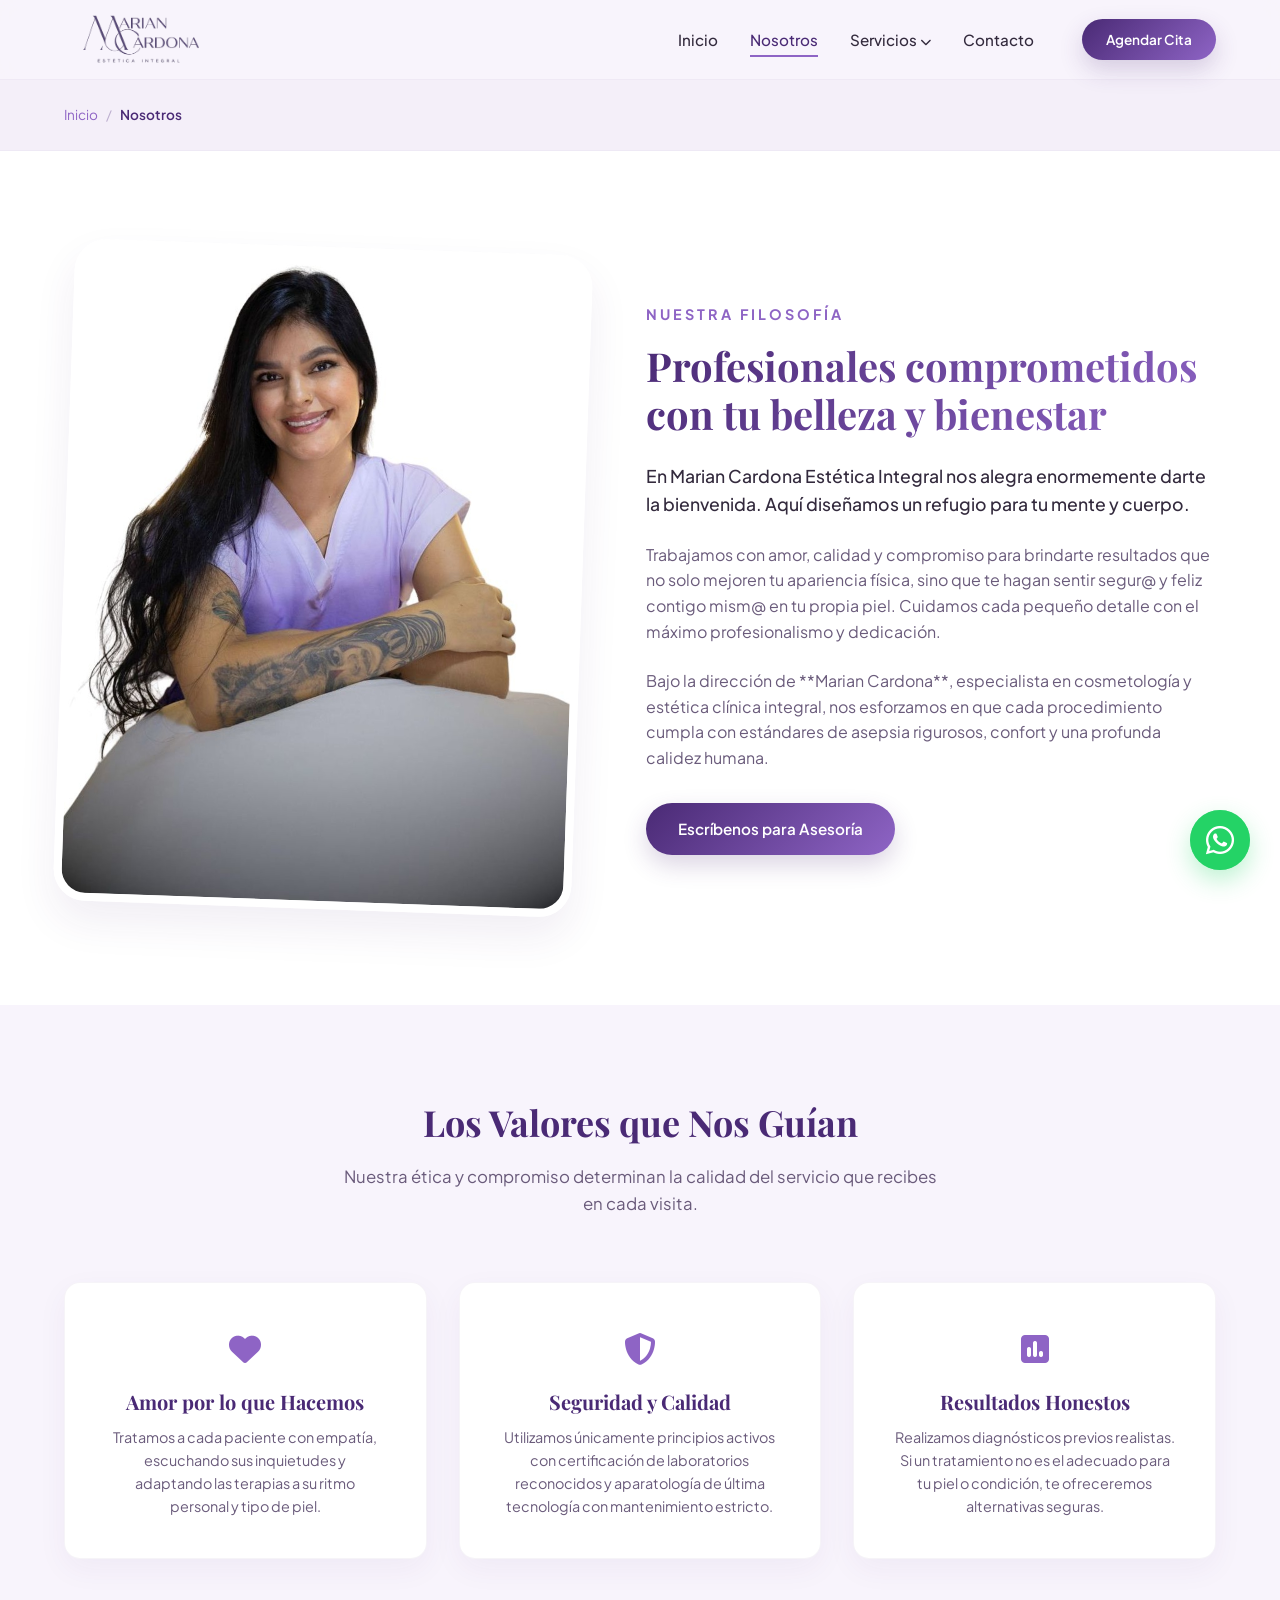
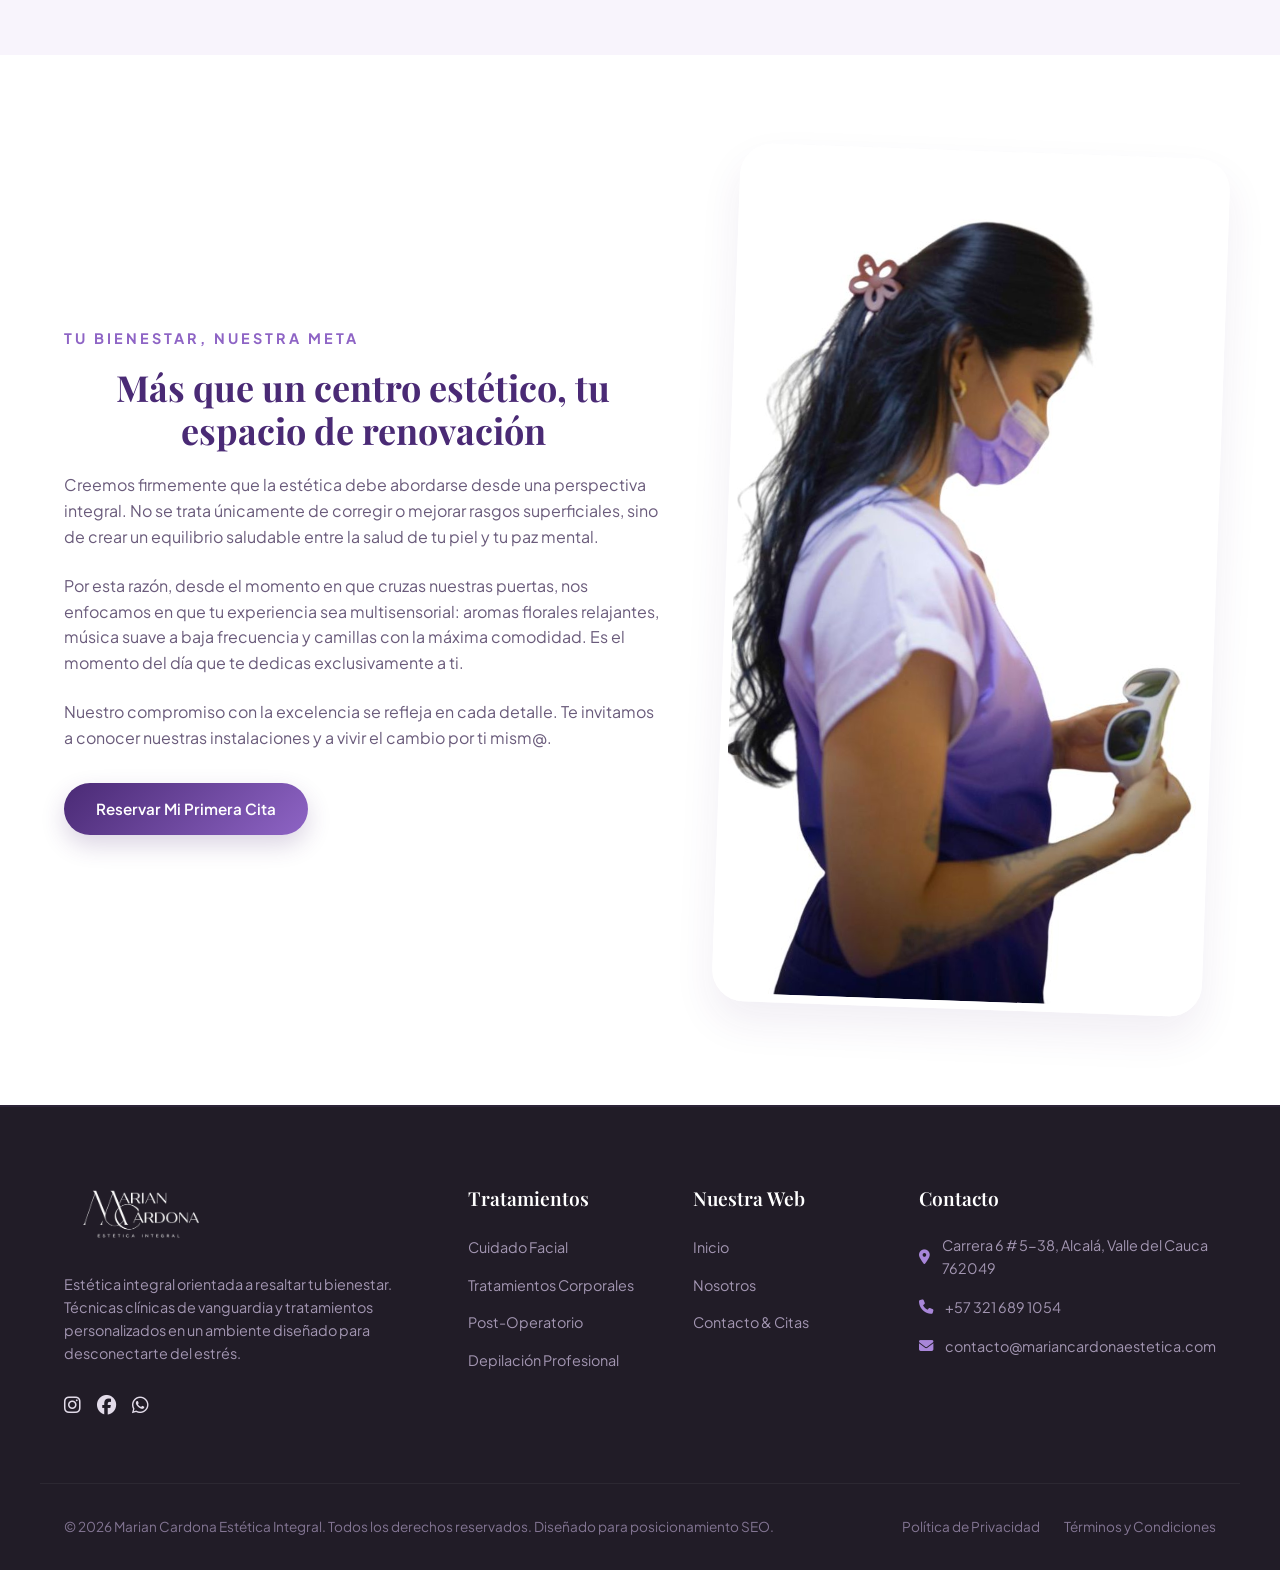
<file: nosotros.html>
﻿<!DOCTYPE html>
<html lang="es">
<head>
    <meta charset="UTF-8">
    <meta name="viewport" content="width=device-width, initial-scale=1.0">
    <meta name="description" content="Conoce a Marian Cardona Estética Integral. Nuestra filosofía, valores y el compromiso de brindarte un cuidado ético, profesional y relajante.">
    <meta name="keywords" content="marian cardona, estetica integral, sobre nosotros, salon de belleza, bienestar, spa, filosofia estetica">
    <meta name="robots" content="index, follow">
    <link rel="canonical" href="https://mariancardonaestetica.com/nosotros.html">
    
    <title>Sobre Nosotros | Marian Cardona Estética Integral</title>
    
    <!-- Habilitar estilos con JavaScript activo -->
    <script>document.documentElement.classList.add('js-enabled');</script>
    
    <!-- Estilos CSS -->
    <link rel="stylesheet" href="style.css">
    
    <!-- Estilos incrustados para despliegue -->
    <style id="inline-site-styles">
/* ==========================================================================
   MARIAN CARDONA ESTÉTICA INTEGRAL - ESTILOS GLOBALES
   ========================================================================== */

/* Importación de Google Fonts */
@import url('https://fonts.googleapis.com/css2?family=Playfair+Display:ital,wght@0,400..900;1,400..900&family=Plus+Jakarta+Sans:ital,wght@0,200..800;1,200..800&display=swap');

/* Variables de Diseño */
:root {
    /* Colores extraídos del catálogo */
    --color-bg-base: #F8F4FC;         /* Lila muy claro */
    --color-bg-white: #FFFFFF;        /* Blanco puro */
    --color-primary: #4A2A75;         /* Violeta Profundo (Logotipo) */
    --color-primary-rgb: 74, 42, 117;
    --color-secondary: #8E64C5;       /* Lila Vibrante (Catálogo) */
    --color-secondary-rgb: 142, 100, 197;
    --color-text-main: #332A3D;        /* Gris Violeta Oscuro (Legibilidad) */
    --color-text-muted: #6A5B7B;      /* Violeta Grisáceo */
    --color-accent: #A886D9;          /* Violeta Cálido */
    --color-glow: rgba(142, 100, 197, 0.15);
    
    /* Tipografías */
    --font-headers: 'Playfair Display', Georgia, serif;
    --font-body: 'Plus Jakarta Sans', system-ui, -apple-system, sans-serif;
    
    /* Efectos & Bordes */
    --border-radius-sm: 8px;
    --border-radius-md: 16px;
    --border-radius-lg: 32px;
    --border-radius-pill: 9999px;
    --shadow-soft: 0 10px 30px rgba(74, 42, 117, 0.05);
    --shadow-medium: 0 20px 40px rgba(74, 42, 117, 0.08);
    --shadow-glow: 0 0 25px rgba(142, 100, 197, 0.25);
    --transition-smooth: all 0.4s cubic-bezier(0.16, 1, 0.3, 1);
    
    /* Altura Header */
    --header-height: 80px;
}

/* Reset y Estilos Base */
*, *::before, *::after {
    box-sizing: border-box;
    margin: 0;
    padding: 0;
}

html {
    scroll-behavior: smooth;
    font-size: 16px;
}

body {
    background-color: var(--color-bg-base);
    color: var(--color-text-main);
    font-family: var(--font-body);
    line-height: 1.6;
    overflow-x: hidden;
    -webkit-font-smoothing: antialiased;
}

a {
    color: inherit;
    text-decoration: none;
    transition: var(--transition-smooth);
}

img {
    max-width: 100%;
    height: auto;
    display: block;
}

button, input, textarea, select {
    font-family: inherit;
}

/* Tipografía de Encabezados */
h1, h2, h3, h4, h5, h6 {
    font-family: var(--font-headers);
    color: var(--color-primary);
    font-weight: 700;
    line-height: 1.2;
}

h1 {
    font-size: 2.75rem;
    margin-bottom: 1.5rem;
}

h2 {
    font-size: 2.25rem;
    margin-bottom: 1.25rem;
    text-align: center;
    position: relative;
}

h3 {
    font-size: 1.5rem;
    margin-bottom: 1rem;
}

.text-gradient {
    background: linear-gradient(135deg, var(--color-primary), var(--color-secondary));
    -webkit-background-clip: text;
    -webkit-text-fill-color: transparent;
}

/* Estilos de Contenedor */
.container {
    width: 100%;
    max-width: 1200px;
    margin: 0 auto;
    padding: 0 1.5rem;
}

.section-padding {
    padding: 6rem 0;
}

/* ==========================================================================
   COMPONENTES GLOBALES Y REUSABLES
   ========================================================================== */

/* Botones Premium */
.btn {
    display: inline-flex;
    align-items: center;
    justify-content: center;
    padding: 0.875rem 2rem;
    border-radius: var(--border-radius-pill);
    font-weight: 600;
    font-size: 0.95rem;
    cursor: pointer;
    transition: var(--transition-smooth);
    border: none;
    outline: none;
    position: relative;
    overflow: hidden;
}

.btn-primary {
    background: linear-gradient(135deg, var(--color-primary), var(--color-secondary));
    color: var(--color-bg-white);
    box-shadow: 0 10px 25px rgba(74, 42, 117, 0.2);
}

.btn-primary:hover {
    transform: translateY(-3px);
    box-shadow: 0 15px 30px rgba(74, 42, 117, 0.35);
}

.btn-secondary {
    background-color: var(--color-bg-white);
    color: var(--color-primary);
    border: 2px solid var(--color-primary);
}

.btn-secondary:hover {
    background-color: var(--color-primary);
    color: var(--color-bg-white);
    transform: translateY(-3px);
}

/* Cabecera (Header) */
.header-nav {
    position: fixed;
    top: 0;
    left: 0;
    width: 100%;
    height: var(--header-height);
    background-color: rgba(248, 244, 252, 0.8);
    backdrop-filter: blur(12px);
    -webkit-backdrop-filter: blur(12px);
    z-index: 1000;
    transition: var(--transition-smooth);
    border-bottom: 1px solid rgba(74, 42, 117, 0.05);
}

.header-nav.scrolled {
    background-color: rgba(248, 244, 252, 0.95);
    height: 70px;
    box-shadow: var(--shadow-soft);
}

.header-container {
    display: flex;
    justify-content: space-between;
    align-items: center;
    height: 100%;
}

.logo {
    display: flex;
    flex-direction: column;
    font-family: var(--font-headers);
    font-weight: 800;
    font-size: 1.35rem;
    color: var(--color-primary);
    line-height: 1.1;
}

.logo span {
    font-family: var(--font-body);
    font-size: 0.7rem;
    letter-spacing: 3px;
    text-transform: uppercase;
    font-weight: 500;
    color: var(--color-secondary);
}

.nav-menu {
    display: flex;
    gap: 2rem;
    list-style: none;
    align-items: center;
}

.nav-link {
    font-weight: 500;
    font-size: 0.95rem;
    color: var(--color-text-main);
    position: relative;
    padding: 0.5rem 0;
}

.nav-link::after {
    content: '';
    position: absolute;
    bottom: 0;
    left: 0;
    width: 0;
    height: 2px;
    background-color: var(--color-secondary);
    transition: var(--transition-smooth);
}

.nav-link:hover, .nav-link.active {
    color: var(--color-primary);
}

.nav-link:hover::after, .nav-link.active::after {
    width: 100%;
}

/* Submenú Desplegable (Cluster navigation) */
.nav-item-dropdown {
    position: relative;
}

.nav-dropdown {
    position: absolute;
    top: 100%;
    left: 50%;
    transform: translateX(-50%) translateY(15px);
    width: 240px;
    background-color: var(--color-bg-white);
    border-radius: var(--border-radius-md);
    box-shadow: var(--shadow-medium);
    padding: 1rem;
    opacity: 0;
    visibility: hidden;
    transition: var(--transition-smooth);
    display: flex;
    flex-direction: column;
    gap: 0.5rem;
    border: 1px solid rgba(74, 42, 117, 0.05);
}

.nav-item-dropdown:hover .nav-dropdown {
    opacity: 1;
    visibility: visible;
    transform: translateX(-50%) translateY(0);
}

.dropdown-link {
    padding: 0.6rem 1rem;
    border-radius: var(--border-radius-sm);
    font-size: 0.9rem;
    font-weight: 500;
    display: block;
}

.dropdown-link:hover {
    background-color: var(--color-bg-base);
    color: var(--color-primary);
    padding-left: 1.25rem;
}

/* Hamburguesa (Mobile Menu) */
.burger-menu {
    display: none;
    flex-direction: column;
    gap: 6px;
    cursor: pointer;
    background: none;
    border: none;
}

.burger-bar {
    width: 25px;
    height: 3px;
    background-color: var(--color-primary);
    border-radius: 3px;
    transition: var(--transition-smooth);
}

/* Footer Premium */
.footer {
    background-color: #211C27; /* Fondo oscuro */
    color: #E2DBE9;
    padding: 5rem 0 2rem;
    border-top: 2px solid rgba(142, 100, 197, 0.1);
}

.footer-grid {
    display: grid;
    grid-template-columns: 2fr 1fr 1fr 1.5fr;
    gap: 3rem;
    margin-bottom: 4rem;
}

.footer-info .logo {
    color: #FFF;
    margin-bottom: 1.5rem;
}

.footer-info .logo span {
    color: var(--color-accent);
}

.footer-text {
    font-size: 0.9rem;
    line-height: 1.6;
    margin-bottom: 1.5rem;
    color: #A396B2;
}

.footer-title {
    font-family: var(--font-headers);
    font-size: 1.2rem;
    color: #FFF;
    margin-bottom: 1.5rem;
    font-weight: 600;
}

.footer-links {
    list-style: none;
    display: flex;
    flex-direction: column;
    gap: 0.75rem;
}

.footer-link {
    font-size: 0.9rem;
    color: #A396B2;
}

.footer-link:hover {
    color: #FFF;
    padding-left: 0.5rem;
}

.footer-contact-info {
    display: flex;
    flex-direction: column;
    gap: 1rem;
    font-size: 0.9rem;
    color: #A396B2;
}

.footer-contact-item {
    display: flex;
    align-items: center;
    gap: 0.75rem;
}

.footer-contact-item i {
    color: var(--color-accent);
}

.footer-bottom {
    border-top: 1px solid rgba(255, 255, 255, 0.05);
    padding-top: 2rem;
    display: flex;
    justify-content: space-between;
    align-items: center;
    font-size: 0.85rem;
    color: #837593;
}

/* ==========================================================================
   ESTRUCTURA DE TOPIC CLUSTER (MIGAS DE PAN & NAVEGACIÓN ENLACE INTERNO)
   ========================================================================== */

/* Breadcrumbs (Migas de Pan) */
.breadcrumbs {
    padding: 1.5rem 0;
    margin-top: var(--header-height);
    background-color: rgba(74, 42, 117, 0.02);
    border-bottom: 1px solid rgba(74, 42, 117, 0.03);
    font-size: 0.85rem;
}

.breadcrumbs-list {
    display: flex;
    align-items: center;
    gap: 0.5rem;
    list-style: none;
    flex-wrap: wrap;
}

.breadcrumb-item {
    color: var(--color-text-muted);
}

.breadcrumb-item a {
    color: var(--color-secondary);
}

.breadcrumb-item a:hover {
    color: var(--color-primary);
}

.breadcrumb-item::after {
    content: '/';
    margin-left: 0.5rem;
    color: #BCAECF;
}

.breadcrumb-item:last-child::after {
    content: none;
}

.breadcrumb-item.active {
    color: var(--color-primary);
    font-weight: 600;
}

/* Cluster Links Widget (En la barra lateral o al final de las páginas) */
.cluster-widget {
    background-color: var(--color-bg-white);
    border-radius: var(--border-radius-md);
    padding: 2rem;
    box-shadow: var(--shadow-soft);
    border: 1px solid rgba(74, 42, 117, 0.05);
}

.cluster-widget-title {
    font-size: 1.25rem;
    margin-bottom: 1.25rem;
    color: var(--color-primary);
    border-bottom: 2px solid rgba(142, 100, 197, 0.1);
    padding-bottom: 0.5rem;
}

.cluster-list {
    list-style: none;
    display: flex;
    flex-direction: column;
    gap: 0.75rem;
}

.cluster-link {
    font-size: 0.95rem;
    color: var(--color-text-main);
    display: flex;
    align-items: center;
    gap: 0.5rem;
    font-weight: 500;
}

.cluster-link::before {
    content: '+';
    color: var(--color-secondary);
}

.cluster-link:hover {
    color: var(--color-primary);
    transform: translateX(5px);
}

/* ==========================================================================
   ANIMACIONES Y EFECTOS VISUALES
   ========================================================================== */

/* Entrada Reveal (Intersection Observer) */
.js-enabled .reveal {
    opacity: 0;
    transform: translateY(40px);
    transition: opacity 0.8s ease, transform 0.8s cubic-bezier(0.16, 1, 0.3, 1);
}

.js-enabled .reveal.active {
    opacity: 1;
    transform: translateY(0);
}

/* Botón flotante de WhatsApp */
.whatsapp-widget {
    position: fixed;
    bottom: 30px;
    right: 30px;
    z-index: 999;
    width: 60px;
    height: 60px;
    background-color: #25D366;
    border-radius: 50%;
    display: flex;
    align-items: center;
    justify-content: center;
    box-shadow: 0 10px 25px rgba(37, 211, 102, 0.3);
    color: #FFF;
    font-size: 2rem;
    transition: var(--transition-smooth);
}

.whatsapp-widget::before {
    content: '';
    position: absolute;
    width: 100%;
    height: 100%;
    background-color: #25D366;
    border-radius: 50%;
    z-index: -1;
    opacity: 0.5;
    animation: pulse-ring 2s infinite;
}

.whatsapp-widget:hover {
    transform: scale(1.1) rotate(5deg);
    box-shadow: 0 15px 30px rgba(37, 211, 102, 0.5);
}

@keyframes pulse-ring {
    0% {
        transform: scale(1);
        opacity: 0.5;
    }
    100% {
        transform: scale(1.6);
        opacity: 0;
    }
}

/* Hero Section Base */
.hero-section {
    position: relative;
    padding: 10rem 0 8rem;
    min-height: 85vh;
    display: flex;
    align-items: center;
    background: radial-gradient(circle at 10% 20%, rgba(203, 183, 235, 0.25) 0%, rgba(248, 244, 252, 0.8) 90%);
    overflow: hidden;
}

.hero-grid {
    display: grid;
    grid-template-columns: 1.1fr 0.9fr;
    gap: 4rem;
    align-items: center;
}

.hero-subtitle {
    font-size: 0.9rem;
    font-weight: 700;
    letter-spacing: 3px;
    text-transform: uppercase;
    color: var(--color-secondary);
    margin-bottom: 1rem;
    display: inline-block;
}

.hero-title {
    font-size: 3.5rem;
    margin-bottom: 1.5rem;
    line-height: 1.15;
}

.hero-description {
    font-size: 1.1rem;
    color: var(--color-text-muted);
    margin-bottom: 2.5rem;
    max-width: 580px;
}

.hero-buttons {
    display: flex;
    gap: 1.25rem;
}

.hero-image-wrapper {
    position: relative;
}

.hero-image-bg {
    position: absolute;
    top: 50%;
    left: 50%;
    transform: translate(-50%, -50%);
    width: 110%;
    height: 110%;
    background: radial-gradient(circle, rgba(142, 100, 197, 0.15) 0%, transparent 70%);
    z-index: -1;
}

.hero-img {
    border-radius: var(--border-radius-lg);
    box-shadow: var(--shadow-medium);
    border: 8px solid var(--color-bg-white);
    transform: rotate(2deg);
    transition: var(--transition-smooth);
}

.hero-img:hover {
    transform: rotate(0deg) scale(1.02);
}

/* ==========================================================================
   ACORDEÓN DE PREGUNTAS FRECUENTES (FAQ ACCORDION)
   ========================================================================== */
.faq-accordion {
    max-width: 800px;
    margin: 3rem auto 0;
    display: flex;
    flex-direction: column;
    gap: 1rem;
}

.faq-item {
    background-color: var(--color-bg-white);
    border-radius: var(--border-radius-md);
    box-shadow: var(--shadow-soft);
    border: 1px solid rgba(74, 42, 117, 0.05);
    overflow: hidden;
    transition: var(--transition-smooth);
}

.faq-question {
    width: 100%;
    padding: 1.5rem 2rem;
    background: none;
    border: none;
    outline: none;
    display: flex;
    justify-content: space-between;
    align-items: center;
    cursor: pointer;
    text-align: left;
}

.faq-question h3 {
    font-size: 1.15rem;
    margin-bottom: 0;
}

.faq-icon {
    font-size: 1.25rem;
    color: var(--color-secondary);
    transition: var(--transition-smooth);
}

.faq-answer {
    max-height: 0;
    overflow: hidden;
    transition: var(--transition-smooth);
    padding: 0 2rem;
}

.faq-answer-inner {
    padding-bottom: 1.5rem;
    color: var(--color-text-muted);
    font-size: 0.95rem;
}

.faq-item.active {
    border-color: var(--color-secondary);
    box-shadow: var(--shadow-medium);
}

.faq-item.active .faq-icon {
    transform: rotate(45deg);
}

.faq-item.active .faq-answer {
    max-height: 500px; /* Suficiente para el contenido */
}

/* ==========================================================================
   FORMULARIO DE RESERVA / CONTACTO
   ========================================================================== */
.booking-section {
    background: linear-gradient(135deg, rgba(74, 42, 117, 0.05), rgba(142, 100, 197, 0.05));
    border-radius: var(--border-radius-lg);
    padding: 4rem;
    margin: 4rem 0;
}

.booking-grid {
    display: grid;
    grid-template-columns: 1fr 1fr;
    gap: 4rem;
}

.booking-info-box {
    display: flex;
    flex-direction: column;
    justify-content: center;
}

.booking-form {
    background-color: var(--color-bg-white);
    padding: 2.5rem;
    border-radius: var(--border-radius-md);
    box-shadow: var(--shadow-medium);
}

.form-group {
    margin-bottom: 1.5rem;
}

.form-label {
    display: block;
    font-size: 0.85rem;
    font-weight: 700;
    text-transform: uppercase;
    letter-spacing: 1px;
    margin-bottom: 0.5rem;
    color: var(--color-primary);
}

.form-control {
    width: 100%;
    padding: 0.875rem 1.25rem;
    border-radius: var(--border-radius-sm);
    border: 1px solid rgba(74, 42, 117, 0.1);
    background-color: var(--color-bg-base);
    color: var(--color-text-main);
    font-size: 0.95rem;
    transition: var(--transition-smooth);
    outline: none;
}

.form-control:focus {
    border-color: var(--color-secondary);
    background-color: var(--color-bg-white);
    box-shadow: 0 0 0 4px rgba(142, 100, 197, 0.1);
}

textarea.form-control {
    resize: vertical;
    min-height: 120px;
}

/* ==========================================================================
   INTERACTIVO SLIDER COMPARATIVO DE ANTES/DESPUÉS
   ========================================================================== */
.before-after-slider {
    position: relative;
    width: 100%;
    max-width: 600px;
    height: 400px;
    margin: 3rem auto;
    border-radius: var(--border-radius-md);
    overflow: hidden;
    box-shadow: var(--shadow-medium);
    border: 4px solid var(--color-bg-white);
}

.slider-img {
    position: absolute;
    top: 0;
    left: 0;
    width: 100%;
    height: 100%;
    background-size: cover;
    background-position: center;
}

.img-before {
    background-image: url('limpieza-facial-anti-acne.jpg'); /* Imagen de piel con acné real */
}

.img-after {
    background-image: url('limpieza-facial-profunda.jpg'); /* Imagen de piel limpia real */
    width: 50%; /* Iniciado al 50% */
}

.slider-handle {
    position: absolute;
    top: 0;
    bottom: 0;
    left: 50%;
    width: 4px;
    background-color: var(--color-bg-white);
    cursor: ew-resize;
    z-index: 10;
    box-shadow: 0 0 10px rgba(0,0,0,0.3);
}

.slider-button {
    position: absolute;
    top: 50%;
    left: 50%;
    transform: translate(-50%, -50%);
    width: 40px;
    height: 40px;
    background-color: var(--color-primary);
    border-radius: 50%;
    display: flex;
    align-items: center;
    justify-content: center;
    color: var(--color-bg-white);
    font-size: 0.8rem;
    box-shadow: 0 4px 10px rgba(0,0,0,0.3);
    pointer-events: none;
}

.slider-label {
    position: absolute;
    bottom: 15px;
    padding: 0.4rem 1rem;
    background-color: rgba(74, 42, 117, 0.8);
    color: var(--color-bg-white);
    font-size: 0.8rem;
    font-weight: 700;
    border-radius: var(--border-radius-sm);
    text-transform: uppercase;
    letter-spacing: 1px;
    z-index: 5;
    pointer-events: none;
}

.label-before {
    left: 15px;
}

.label-after {
    right: 15px;
}

/* ==========================================================================
   DISEÍO RESPONSIVO (MEDIA QUERIES)
   ========================================================================== */

@media (max-width: 992px) {
    h1 {
        font-size: 2.25rem;
    }
    
    h2 {
        font-size: 1.85rem;
    }
    
    .hero-grid, .booking-grid {
        grid-template-columns: 1fr;
        gap: 3rem;
    }
    
    .hero-image-wrapper {
        order: -1;
        max-width: 500px;
        margin: 0 auto;
    }
    
    .footer-grid {
        grid-template-columns: 1fr 1fr;
    }
}

@media (max-width: 768px) {
    .burger-menu {
        display: flex;
        z-index: 1100;
    }
    
    .nav-menu {
        position: fixed;
        top: 0;
        right: -100%;
        width: 80%;
        max-width: 320px;
        height: 100vh;
        background-color: var(--color-bg-white);
        box-shadow: -10px 0 30px rgba(0,0,0,0.05);
        flex-direction: column;
        justify-content: center;
        align-items: flex-start;
        padding: 4rem 3rem;
        transition: var(--transition-smooth);
        gap: 1.5rem;
        z-index: 1050;
    }
    
    .nav-menu.open {
        right: 0;
    }
    
    .burger-menu.open .burger-bar:nth-child(1) {
        transform: translateY(9px) rotate(45deg);
    }
    
    .burger-menu.open .burger-bar:nth-child(2) {
        opacity: 0;
    }
    
    .burger-menu.open .burger-bar:nth-child(3) {
        transform: translateY(-9px) rotate(-45deg);
    }
    
    .nav-item-dropdown:hover .nav-dropdown {
        position: static;
        transform: none;
        opacity: 1;
        visibility: visible;
        box-shadow: none;
        padding: 0.5rem 0 0 1rem;
        border: none;
        width: 100%;
    }
    
    .nav-dropdown {
        display: none;
        max-height: 0;
        overflow: hidden;
    }
    
    .nav-item-dropdown.active .nav-dropdown {
        display: flex;
        max-height: 500px;
    }
    
    .footer-grid {
        grid-template-columns: 1fr;
        gap: 2rem;
    }
    
    .booking-section {
        padding: 2rem;
    }
    
    .booking-form {
        padding: 1.5rem;
    }
}


</style>
    
    <!-- FontAwesome para Iconos -->
    <link rel="stylesheet" href="https://cdnjs.cloudflare.com/ajax/libs/font-awesome/6.4.0/css/all.min.css">
</head>
<body>

    <!-- CABECERA / MENÚ DE NAVEGACIÓN -->
    <header class="header-nav">
        <div class="container header-container">
            <a href="index.html" class="logo">
                <img src="logo-marian-cardona-principal.png" alt="Marian Cardona Estética Integral" style="height: 55px; width: auto; object-fit: contain;">
            </a>
            
            <nav>
                <ul class="nav-menu">
                    <li><a href="index.html" class="nav-link">Inicio</a></li>
                    <li><a href="nosotros.html" class="nav-link active">Nosotros</a></li>
                    <li class="nav-item-dropdown">
                        <a href="#" class="nav-link dropdown-trigger">Servicios <i class="fa fa-chevron-down" style="font-size: 0.7rem;"></i></a>
                        <div class="nav-dropdown">
                            <a href="facial/index.html" class="dropdown-link">Cuidado Facial</a>
                            <a href="corporal/index.html" class="dropdown-link">Tratamientos Corporales</a>
                            <a href="post-operatorio/index.html" class="dropdown-link">Post-Operatorio</a>
                            <a href="depilacion/index.html" class="dropdown-link">Depilación Profesional</a>
                        </div>
                    </li>
                    <li><a href="contacto.html" class="nav-link">Contacto</a></li>
                    <li><a href="index.html#reservar" class="btn btn-primary" style="padding: 0.6rem 1.5rem; font-size: 0.85rem; margin-left: 1rem;">Agendar Cita</a></li>
                </ul>
            </nav>
            
            <button class="burger-menu" aria-label="Abrir Menú">
                <span class="burger-bar"></span>
                <span class="burger-bar"></span>
                <span class="burger-bar"></span>
            </button>
        </div>
    </header>

    <!-- BREADCRUMBS -->
    <div class="breadcrumbs">
        <div class="container">
            <ul class="breadcrumbs-list">
                <li class="breadcrumb-item"><a href="index.html">Inicio</a></li>
                <li class="breadcrumb-item active">Nosotros</li>
            </ul>
        </div>
    </div>

    <!-- SECCIÓN BIENVENIDA -->
    <section class="section-padding" style="background-color: var(--color-bg-white);">
        <div class="container" style="display: grid; grid-template-columns: 1fr 1.1fr; gap: 4rem; align-items: center;">
            <div class="reveal">
                <img src="marian-cardona-espontanea.jpg" alt="Marian Cardona Estética Profesional" class="hero-img">
            </div>
            <div class="reveal">
                <span class="hero-subtitle">Nuestra Filosofía</span>
                <h1 style="font-size: 2.5rem;" class="text-gradient">Profesionales comprometidos con tu belleza y bienestar</h1>
                <p style="font-size: 1.1rem; color: var(--color-text-main); font-weight: 500; margin-bottom: 1.5rem;">
                    En Marian Cardona Estética Integral nos alegra enormemente darte la bienvenida. Aquí diseñamos un refugio para tu mente y cuerpo.
                </p>
                <p style="color: var(--color-text-muted); margin-bottom: 1.5rem;">
                    Trabajamos con amor, calidad y compromiso para brindarte resultados que no solo mejoren tu apariencia física, sino que te hagan sentir segur@ y feliz contigo mism@ en tu propia piel. Cuidamos cada pequeño detalle con el máximo profesionalismo y dedicación.
                </p>
                <p style="color: var(--color-text-muted); margin-bottom: 2rem;">
                    Bajo la dirección de **Marian Cardona**, especialista en cosmetología y estética clínica integral, nos esforzamos en que cada procedimiento cumpla con estándares de asepsia rigurosos, confort y una profunda calidez humana.
                </p>
                <a href="contacto.html" class="btn btn-primary">Escríbenos para Asesoría</a>
            </div>
        </div>
    </section>

    <!-- NUESTROS VALORES -->
    <section class="section-padding" style="background-color: var(--color-bg-base);">
        <div class="container">
            <h2 class="reveal">Los Valores que Nos Guían</h2>
            <p style="text-align: center; color: var(--color-text-muted); max-width: 600px; margin: 0 auto 4rem; font-size: 1.05rem;" class="reveal">
                Nuestra ética y compromiso determinan la calidad del servicio que recibes en cada visita.
            </p>
            
            <div style="display: grid; grid-template-columns: repeat(auto-fit, minmax(300px, 1fr)); gap: 2rem;">
                
                <div class="cluster-widget reveal" style="padding: 2.5rem; text-align: center;">
                    <div style="font-size: 2rem; color: var(--color-secondary); margin-bottom: 1rem;"><i class="fa fa-heart"></i></div>
                    <h3 style="font-size: 1.25rem; margin-bottom: 0.75rem;">Amor por lo que Hacemos</h3>
                    <p style="font-size: 0.9rem; color: var(--color-text-muted);">
                        Tratamos a cada paciente con empatía, escuchando sus inquietudes y adaptando las terapias a su ritmo personal y tipo de piel.
                    </p>
                </div>

                <div class="cluster-widget reveal" style="padding: 2.5rem; text-align: center; transition-delay: 0.1s;">
                    <div style="font-size: 2rem; color: var(--color-secondary); margin-bottom: 1rem;"><i class="fa fa-shield-halved"></i></div>
                    <h3 style="font-size: 1.25rem; margin-bottom: 0.75rem;">Seguridad y Calidad</h3>
                    <p style="font-size: 0.9rem; color: var(--color-text-muted);">
                        Utilizamos únicamente principios activos con certificación de laboratorios reconocidos y aparatología de última tecnología con mantenimiento estricto.
                    </p>
                </div>

                <div class="cluster-widget reveal" style="padding: 2.5rem; text-align: center; transition-delay: 0.2s;">
                    <div style="font-size: 2rem; color: var(--color-secondary); margin-bottom: 1rem;"><i class="fa fa-square-poll-vertical"></i></div>
                    <h3 style="font-size: 1.25rem; margin-bottom: 0.75rem;">Resultados Honestos</h3>
                    <p style="font-size: 0.9rem; color: var(--color-text-muted);">
                        Realizamos diagnósticos previos realistas. Si un tratamiento no es el adecuado para tu piel o condición, te ofreceremos alternativas seguras.
                    </p>
                </div>

            </div>
        </div>
    </section>

    <!-- NARRATIVA DE TRANSFORMACIÓN -->
    <section class="section-padding" style="background-color: var(--color-bg-white);">
        <div class="container" style="display: grid; grid-template-columns: 1.1fr 0.9fr; gap: 4rem; align-items: center;">
            <div class="reveal">
                <span class="hero-subtitle">Tu Bienestar, Nuestra Meta</span>
                <h2>Más que un centro estético, tu espacio de renovación</h2>
                <p style="color: var(--color-text-muted); margin-bottom: 1.5rem;">
                    Creemos firmemente que la estética debe abordarse desde una perspectiva integral. No se trata únicamente de corregir o mejorar rasgos superficiales, sino de crear un equilibrio saludable entre la salud de tu piel y tu paz mental.
                </p>
                <p style="color: var(--color-text-muted); margin-bottom: 1.5rem;">
                    Por esta razón, desde el momento en que cruzas nuestras puertas, nos enfocamos en que tu experiencia sea multisensorial: aromas florales relajantes, música suave a baja frecuencia y camillas con la máxima comodidad. Es el momento del día que te dedicas exclusivamente a ti.
                </p>
                <p style="color: var(--color-text-muted); margin-bottom: 2rem;">
                    Nuestro compromiso con la excelencia se refleja en cada detalle. Te invitamos a conocer nuestras instalaciones y a vivir el cambio por ti mism@.
                </p>
                <a href="index.html#reservar" class="btn btn-primary">Reservar Mi Primera Cita</a>
            </div>
            <div class="reveal">
                <img src="marian-con-bioseguridad.jpg" alt="Marian Cardona con Protocolo de Bioseguridad" class="hero-img" style="transform: rotate(2deg);">
            </div>
        </div>
    </section>

    <!-- FOOTER -->
    <footer class="footer">
        <div class="container footer-grid">
            <div class="footer-info">
                <a href="index.html" class="logo" style="margin-bottom: 1.5rem; display: inline-block;">
                    <img src="logo-marian-cardona-principal.png" alt="Marian Cardona Estética Integral" style="height: 55px; width: auto; object-fit: contain; filter: brightness(0) invert(1);">
                </a>
                <p class="footer-text">
                    Estética integral orientada a resaltar tu bienestar. Técnicas clínicas de vanguardia y tratamientos personalizados en un ambiente diseñado para desconectarte del estrés.
                </p>
                <div style="display: flex; gap: 1rem; font-size: 1.2rem;">
                    <a href="https://instagram.com" target="_blank" aria-label="Síguenos en Instagram"><i class="fab fa-instagram"></i></a>
                    <a href="https://facebook.com" target="_blank" aria-label="Síguenos en Facebook"><i class="fab fa-facebook"></i></a>
                    <a href="https://wa.me/573216891054" target="_blank" aria-label="Chatea en WhatsApp"><i class="fab fa-whatsapp"></i></a>
                </div>
            </div>
            
            <div>
                <h4 class="footer-title">Tratamientos</h4>
                <ul class="footer-links">
                    <li><a href="facial/index.html" class="footer-link">Cuidado Facial</a></li>
                    <li><a href="corporal/index.html" class="footer-link">Tratamientos Corporales</a></li>
                    <li><a href="post-operatorio/index.html" class="footer-link">Post-Operatorio</a></li>
                    <li><a href="depilacion/index.html" class="footer-link">Depilación Profesional</a></li>
                </ul>
            </div>
            
            <div>
                <h4 class="footer-title">Nuestra Web</h4>
                <ul class="footer-links">
                    <li><a href="index.html" class="footer-link">Inicio</a></li>
                    <li><a href="nosotros.html" class="footer-link">Nosotros</a></li>
                    <li><a href="contacto.html" class="footer-link">Contacto & Citas</a></li>
                </ul>
            </div>
            
            <div>
                <h4 class="footer-title">Contacto</h4>
                <div class="footer-contact-info">
                    <div class="footer-contact-item">
                        <i class="fa fa-map-marker-alt"></i>
                        <span>Carrera 6 # 5-38, Alcalá, Valle del Cauca 762049</span>
                    </div>
                    <div class="footer-contact-item">
                        <i class="fa fa-phone"></i>
                        <span>+57 321 689 1054</span>
                    </div>
                    <div class="footer-contact-item">
                        <i class="fa fa-envelope"></i>
                        <span>contacto@mariancardonaestetica.com</span>
                    </div>
                </div>
            </div>
        </div>
        
        <div class="container footer-bottom">
            <p>&copy; 2026 Marian Cardona Estética Integral. Todos los derechos reservados. Diseñado para posicionamiento SEO.</p>
            <div style="display: flex; gap: 1.5rem;">
                <a href="#" style="color: #837593;">Política de Privacidad</a>
                <a href="#" style="color: #837593;">Términos y Condiciones</a>
            </div>
        </div>
    </footer>

    <!-- WIDGET FLOTANTE WHATSAPP -->
    <a href="https://wa.me/573216891054?text=Hola%20Marian%20Cardona,%20deseo%20más%20información%20sobre%20tus%20servicios%20de%20estética." class="whatsapp-widget" target="_blank" aria-label="Contacto por WhatsApp">
        <i class="fab fa-whatsapp"></i>
    </a>

    <!-- Scripts JS -->
    <script src="main.js"></script>
</body>
</html>
</file>
<file: style.css>
﻿/* ==========================================================================
   MARIAN CARDONA ESTÉTICA INTEGRAL - ESTILOS GLOBALES
   ========================================================================== */

/* Importación de Google Fonts */
@import url('https://fonts.googleapis.com/css2?family=Playfair+Display:ital,wght@0,400..900;1,400..900&family=Plus+Jakarta+Sans:ital,wght@0,200..800;1,200..800&display=swap');

/* Variables de Diseño */
:root {
    /* Colores extraídos del catálogo */
    --color-bg-base: #F8F4FC;         /* Lila muy claro */
    --color-bg-white: #FFFFFF;        /* Blanco puro */
    --color-primary: #4A2A75;         /* Violeta Profundo (Logotipo) */
    --color-primary-rgb: 74, 42, 117;
    --color-secondary: #8E64C5;       /* Lila Vibrante (Catálogo) */
    --color-secondary-rgb: 142, 100, 197;
    --color-text-main: #332A3D;        /* Gris Violeta Oscuro (Legibilidad) */
    --color-text-muted: #6A5B7B;      /* Violeta Grisáceo */
    --color-accent: #A886D9;          /* Violeta Cálido */
    --color-glow: rgba(142, 100, 197, 0.15);
    
    /* Tipografías */
    --font-headers: 'Playfair Display', Georgia, serif;
    --font-body: 'Plus Jakarta Sans', system-ui, -apple-system, sans-serif;
    
    /* Efectos & Bordes */
    --border-radius-sm: 8px;
    --border-radius-md: 16px;
    --border-radius-lg: 32px;
    --border-radius-pill: 9999px;
    --shadow-soft: 0 10px 30px rgba(74, 42, 117, 0.05);
    --shadow-medium: 0 20px 40px rgba(74, 42, 117, 0.08);
    --shadow-glow: 0 0 25px rgba(142, 100, 197, 0.25);
    --transition-smooth: all 0.4s cubic-bezier(0.16, 1, 0.3, 1);
    
    /* Altura Header */
    --header-height: 80px;
}

/* Reset y Estilos Base */
*, *::before, *::after {
    box-sizing: border-box;
    margin: 0;
    padding: 0;
}

html {
    scroll-behavior: smooth;
    font-size: 16px;
}

body {
    background-color: var(--color-bg-base);
    color: var(--color-text-main);
    font-family: var(--font-body);
    line-height: 1.6;
    overflow-x: hidden;
    -webkit-font-smoothing: antialiased;
}

a {
    color: inherit;
    text-decoration: none;
    transition: var(--transition-smooth);
}

img {
    max-width: 100%;
    height: auto;
    display: block;
}

button, input, textarea, select {
    font-family: inherit;
}

/* Tipografía de Encabezados */
h1, h2, h3, h4, h5, h6 {
    font-family: var(--font-headers);
    color: var(--color-primary);
    font-weight: 700;
    line-height: 1.2;
}

h1 {
    font-size: 2.75rem;
    margin-bottom: 1.5rem;
}

h2 {
    font-size: 2.25rem;
    margin-bottom: 1.25rem;
    text-align: center;
    position: relative;
}

h3 {
    font-size: 1.5rem;
    margin-bottom: 1rem;
}

.text-gradient {
    background: linear-gradient(135deg, var(--color-primary), var(--color-secondary));
    -webkit-background-clip: text;
    -webkit-text-fill-color: transparent;
}

/* Estilos de Contenedor */
.container {
    width: 100%;
    max-width: 1200px;
    margin: 0 auto;
    padding: 0 1.5rem;
}

.section-padding {
    padding: 6rem 0;
}

/* ==========================================================================
   COMPONENTES GLOBALES Y REUSABLES
   ========================================================================== */

/* Botones Premium */
.btn {
    display: inline-flex;
    align-items: center;
    justify-content: center;
    padding: 0.875rem 2rem;
    border-radius: var(--border-radius-pill);
    font-weight: 600;
    font-size: 0.95rem;
    cursor: pointer;
    transition: var(--transition-smooth);
    border: none;
    outline: none;
    position: relative;
    overflow: hidden;
}

.btn-primary {
    background: linear-gradient(135deg, var(--color-primary), var(--color-secondary));
    color: var(--color-bg-white);
    box-shadow: 0 10px 25px rgba(74, 42, 117, 0.2);
}

.btn-primary:hover {
    transform: translateY(-3px);
    box-shadow: 0 15px 30px rgba(74, 42, 117, 0.35);
}

.btn-secondary {
    background-color: var(--color-bg-white);
    color: var(--color-primary);
    border: 2px solid var(--color-primary);
}

.btn-secondary:hover {
    background-color: var(--color-primary);
    color: var(--color-bg-white);
    transform: translateY(-3px);
}

/* Cabecera (Header) */
.header-nav {
    position: fixed;
    top: 0;
    left: 0;
    width: 100%;
    height: var(--header-height);
    background-color: rgba(248, 244, 252, 0.8);
    backdrop-filter: blur(12px);
    -webkit-backdrop-filter: blur(12px);
    z-index: 1000;
    transition: var(--transition-smooth);
    border-bottom: 1px solid rgba(74, 42, 117, 0.05);
}

.header-nav.scrolled {
    background-color: rgba(248, 244, 252, 0.95);
    height: 70px;
    box-shadow: var(--shadow-soft);
}

.header-container {
    display: flex;
    justify-content: space-between;
    align-items: center;
    height: 100%;
}

.logo {
    display: flex;
    flex-direction: column;
    font-family: var(--font-headers);
    font-weight: 800;
    font-size: 1.35rem;
    color: var(--color-primary);
    line-height: 1.1;
}

.logo span {
    font-family: var(--font-body);
    font-size: 0.7rem;
    letter-spacing: 3px;
    text-transform: uppercase;
    font-weight: 500;
    color: var(--color-secondary);
}

.nav-menu {
    display: flex;
    gap: 2rem;
    list-style: none;
    align-items: center;
}

.nav-link {
    font-weight: 500;
    font-size: 0.95rem;
    color: var(--color-text-main);
    position: relative;
    padding: 0.5rem 0;
}

.nav-link::after {
    content: '';
    position: absolute;
    bottom: 0;
    left: 0;
    width: 0;
    height: 2px;
    background-color: var(--color-secondary);
    transition: var(--transition-smooth);
}

.nav-link:hover, .nav-link.active {
    color: var(--color-primary);
}

.nav-link:hover::after, .nav-link.active::after {
    width: 100%;
}

/* Submenú Desplegable (Cluster navigation) */
.nav-item-dropdown {
    position: relative;
}

.nav-dropdown {
    position: absolute;
    top: 100%;
    left: 50%;
    transform: translateX(-50%) translateY(15px);
    width: 240px;
    background-color: var(--color-bg-white);
    border-radius: var(--border-radius-md);
    box-shadow: var(--shadow-medium);
    padding: 1rem;
    opacity: 0;
    visibility: hidden;
    transition: var(--transition-smooth);
    display: flex;
    flex-direction: column;
    gap: 0.5rem;
    border: 1px solid rgba(74, 42, 117, 0.05);
}

.nav-item-dropdown:hover .nav-dropdown {
    opacity: 1;
    visibility: visible;
    transform: translateX(-50%) translateY(0);
}

.dropdown-link {
    padding: 0.6rem 1rem;
    border-radius: var(--border-radius-sm);
    font-size: 0.9rem;
    font-weight: 500;
    display: block;
}

.dropdown-link:hover {
    background-color: var(--color-bg-base);
    color: var(--color-primary);
    padding-left: 1.25rem;
}

/* Hamburguesa (Mobile Menu) */
.burger-menu {
    display: none;
    flex-direction: column;
    gap: 6px;
    cursor: pointer;
    background: none;
    border: none;
}

.burger-bar {
    width: 25px;
    height: 3px;
    background-color: var(--color-primary);
    border-radius: 3px;
    transition: var(--transition-smooth);
}

/* Footer Premium */
.footer {
    background-color: #211C27; /* Fondo oscuro */
    color: #E2DBE9;
    padding: 5rem 0 2rem;
    border-top: 2px solid rgba(142, 100, 197, 0.1);
}

.footer-grid {
    display: grid;
    grid-template-columns: 2fr 1fr 1fr 1.5fr;
    gap: 3rem;
    margin-bottom: 4rem;
}

.footer-info .logo {
    color: #FFF;
    margin-bottom: 1.5rem;
}

.footer-info .logo span {
    color: var(--color-accent);
}

.footer-text {
    font-size: 0.9rem;
    line-height: 1.6;
    margin-bottom: 1.5rem;
    color: #A396B2;
}

.footer-title {
    font-family: var(--font-headers);
    font-size: 1.2rem;
    color: #FFF;
    margin-bottom: 1.5rem;
    font-weight: 600;
}

.footer-links {
    list-style: none;
    display: flex;
    flex-direction: column;
    gap: 0.75rem;
}

.footer-link {
    font-size: 0.9rem;
    color: #A396B2;
}

.footer-link:hover {
    color: #FFF;
    padding-left: 0.5rem;
}

.footer-contact-info {
    display: flex;
    flex-direction: column;
    gap: 1rem;
    font-size: 0.9rem;
    color: #A396B2;
}

.footer-contact-item {
    display: flex;
    align-items: center;
    gap: 0.75rem;
}

.footer-contact-item i {
    color: var(--color-accent);
}

.footer-bottom {
    border-top: 1px solid rgba(255, 255, 255, 0.05);
    padding-top: 2rem;
    display: flex;
    justify-content: space-between;
    align-items: center;
    font-size: 0.85rem;
    color: #837593;
}

/* ==========================================================================
   ESTRUCTURA DE TOPIC CLUSTER (MIGAS DE PAN & NAVEGACIÓN ENLACE INTERNO)
   ========================================================================== */

/* Breadcrumbs (Migas de Pan) */
.breadcrumbs {
    padding: 1.5rem 0;
    margin-top: var(--header-height);
    background-color: rgba(74, 42, 117, 0.02);
    border-bottom: 1px solid rgba(74, 42, 117, 0.03);
    font-size: 0.85rem;
}

.breadcrumbs-list {
    display: flex;
    align-items: center;
    gap: 0.5rem;
    list-style: none;
    flex-wrap: wrap;
}

.breadcrumb-item {
    color: var(--color-text-muted);
}

.breadcrumb-item a {
    color: var(--color-secondary);
}

.breadcrumb-item a:hover {
    color: var(--color-primary);
}

.breadcrumb-item::after {
    content: '/';
    margin-left: 0.5rem;
    color: #BCAECF;
}

.breadcrumb-item:last-child::after {
    content: none;
}

.breadcrumb-item.active {
    color: var(--color-primary);
    font-weight: 600;
}

/* Cluster Links Widget (En la barra lateral o al final de las páginas) */
.cluster-widget {
    background-color: var(--color-bg-white);
    border-radius: var(--border-radius-md);
    padding: 2rem;
    box-shadow: var(--shadow-soft);
    border: 1px solid rgba(74, 42, 117, 0.05);
}

.cluster-widget-title {
    font-size: 1.25rem;
    margin-bottom: 1.25rem;
    color: var(--color-primary);
    border-bottom: 2px solid rgba(142, 100, 197, 0.1);
    padding-bottom: 0.5rem;
}

.cluster-list {
    list-style: none;
    display: flex;
    flex-direction: column;
    gap: 0.75rem;
}

.cluster-link {
    font-size: 0.95rem;
    color: var(--color-text-main);
    display: flex;
    align-items: center;
    gap: 0.5rem;
    font-weight: 500;
}

.cluster-link::before {
    content: '+';
    color: var(--color-secondary);
}

.cluster-link:hover {
    color: var(--color-primary);
    transform: translateX(5px);
}

/* ==========================================================================
   ANIMACIONES Y EFECTOS VISUALES
   ========================================================================== */

/* Entrada Reveal (Intersection Observer) */
.js-enabled .reveal {
    opacity: 0;
    transform: translateY(40px);
    transition: opacity 0.8s ease, transform 0.8s cubic-bezier(0.16, 1, 0.3, 1);
}

.js-enabled .reveal.active {
    opacity: 1;
    transform: translateY(0);
}

/* Botón flotante de WhatsApp */
.whatsapp-widget {
    position: fixed;
    bottom: 30px;
    right: 30px;
    z-index: 999;
    width: 60px;
    height: 60px;
    background-color: #25D366;
    border-radius: 50%;
    display: flex;
    align-items: center;
    justify-content: center;
    box-shadow: 0 10px 25px rgba(37, 211, 102, 0.3);
    color: #FFF;
    font-size: 2rem;
    transition: var(--transition-smooth);
}

.whatsapp-widget::before {
    content: '';
    position: absolute;
    width: 100%;
    height: 100%;
    background-color: #25D366;
    border-radius: 50%;
    z-index: -1;
    opacity: 0.5;
    animation: pulse-ring 2s infinite;
}

.whatsapp-widget:hover {
    transform: scale(1.1) rotate(5deg);
    box-shadow: 0 15px 30px rgba(37, 211, 102, 0.5);
}

@keyframes pulse-ring {
    0% {
        transform: scale(1);
        opacity: 0.5;
    }
    100% {
        transform: scale(1.6);
        opacity: 0;
    }
}

/* Hero Section Base */
.hero-section {
    position: relative;
    padding: 10rem 0 8rem;
    min-height: 85vh;
    display: flex;
    align-items: center;
    background: radial-gradient(circle at 10% 20%, rgba(203, 183, 235, 0.25) 0%, rgba(248, 244, 252, 0.8) 90%);
    overflow: hidden;
}

.hero-grid {
    display: grid;
    grid-template-columns: 1.1fr 0.9fr;
    gap: 4rem;
    align-items: center;
}

.hero-subtitle {
    font-size: 0.9rem;
    font-weight: 700;
    letter-spacing: 3px;
    text-transform: uppercase;
    color: var(--color-secondary);
    margin-bottom: 1rem;
    display: inline-block;
}

.hero-title {
    font-size: 3.5rem;
    margin-bottom: 1.5rem;
    line-height: 1.15;
}

.hero-description {
    font-size: 1.1rem;
    color: var(--color-text-muted);
    margin-bottom: 2.5rem;
    max-width: 580px;
}

.hero-buttons {
    display: flex;
    gap: 1.25rem;
}

.hero-image-wrapper {
    position: relative;
}

.hero-image-bg {
    position: absolute;
    top: 50%;
    left: 50%;
    transform: translate(-50%, -50%);
    width: 110%;
    height: 110%;
    background: radial-gradient(circle, rgba(142, 100, 197, 0.15) 0%, transparent 70%);
    z-index: -1;
}

.hero-img {
    border-radius: var(--border-radius-lg);
    box-shadow: var(--shadow-medium);
    border: 8px solid var(--color-bg-white);
    transform: rotate(2deg);
    transition: var(--transition-smooth);
}

.hero-img:hover {
    transform: rotate(0deg) scale(1.02);
}

/* ==========================================================================
   ACORDEÓN DE PREGUNTAS FRECUENTES (FAQ ACCORDION)
   ========================================================================== */
.faq-accordion {
    max-width: 800px;
    margin: 3rem auto 0;
    display: flex;
    flex-direction: column;
    gap: 1rem;
}

.faq-item {
    background-color: var(--color-bg-white);
    border-radius: var(--border-radius-md);
    box-shadow: var(--shadow-soft);
    border: 1px solid rgba(74, 42, 117, 0.05);
    overflow: hidden;
    transition: var(--transition-smooth);
}

.faq-question {
    width: 100%;
    padding: 1.5rem 2rem;
    background: none;
    border: none;
    outline: none;
    display: flex;
    justify-content: space-between;
    align-items: center;
    cursor: pointer;
    text-align: left;
}

.faq-question h3 {
    font-size: 1.15rem;
    margin-bottom: 0;
}

.faq-icon {
    font-size: 1.25rem;
    color: var(--color-secondary);
    transition: var(--transition-smooth);
}

.faq-answer {
    max-height: 0;
    overflow: hidden;
    transition: var(--transition-smooth);
    padding: 0 2rem;
}

.faq-answer-inner {
    padding-bottom: 1.5rem;
    color: var(--color-text-muted);
    font-size: 0.95rem;
}

.faq-item.active {
    border-color: var(--color-secondary);
    box-shadow: var(--shadow-medium);
}

.faq-item.active .faq-icon {
    transform: rotate(45deg);
}

.faq-item.active .faq-answer {
    max-height: 500px; /* Suficiente para el contenido */
}

/* ==========================================================================
   FORMULARIO DE RESERVA / CONTACTO
   ========================================================================== */
.booking-section {
    background: linear-gradient(135deg, rgba(74, 42, 117, 0.05), rgba(142, 100, 197, 0.05));
    border-radius: var(--border-radius-lg);
    padding: 4rem;
    margin: 4rem 0;
}

.booking-grid {
    display: grid;
    grid-template-columns: 1fr 1fr;
    gap: 4rem;
}

.booking-info-box {
    display: flex;
    flex-direction: column;
    justify-content: center;
}

.booking-form {
    background-color: var(--color-bg-white);
    padding: 2.5rem;
    border-radius: var(--border-radius-md);
    box-shadow: var(--shadow-medium);
}

.form-group {
    margin-bottom: 1.5rem;
}

.form-label {
    display: block;
    font-size: 0.85rem;
    font-weight: 700;
    text-transform: uppercase;
    letter-spacing: 1px;
    margin-bottom: 0.5rem;
    color: var(--color-primary);
}

.form-control {
    width: 100%;
    padding: 0.875rem 1.25rem;
    border-radius: var(--border-radius-sm);
    border: 1px solid rgba(74, 42, 117, 0.1);
    background-color: var(--color-bg-base);
    color: var(--color-text-main);
    font-size: 0.95rem;
    transition: var(--transition-smooth);
    outline: none;
}

.form-control:focus {
    border-color: var(--color-secondary);
    background-color: var(--color-bg-white);
    box-shadow: 0 0 0 4px rgba(142, 100, 197, 0.1);
}

textarea.form-control {
    resize: vertical;
    min-height: 120px;
}

/* ==========================================================================
   INTERACTIVO SLIDER COMPARATIVO DE ANTES/DESPUÉS
   ========================================================================== */
.before-after-slider {
    position: relative;
    width: 100%;
    max-width: 600px;
    height: 400px;
    margin: 3rem auto;
    border-radius: var(--border-radius-md);
    overflow: hidden;
    box-shadow: var(--shadow-medium);
    border: 4px solid var(--color-bg-white);
}

.slider-img {
    position: absolute;
    top: 0;
    left: 0;
    width: 100%;
    height: 100%;
    background-size: cover;
    background-position: center;
}

.img-before {
    background-image: url('limpieza-facial-anti-acne.jpg'); /* Imagen de piel con acné real */
}

.img-after {
    background-image: url('limpieza-facial-profunda.jpg'); /* Imagen de piel limpia real */
    width: 50%; /* Iniciado al 50% */
}

.slider-handle {
    position: absolute;
    top: 0;
    bottom: 0;
    left: 50%;
    width: 4px;
    background-color: var(--color-bg-white);
    cursor: ew-resize;
    z-index: 10;
    box-shadow: 0 0 10px rgba(0,0,0,0.3);
}

.slider-button {
    position: absolute;
    top: 50%;
    left: 50%;
    transform: translate(-50%, -50%);
    width: 40px;
    height: 40px;
    background-color: var(--color-primary);
    border-radius: 50%;
    display: flex;
    align-items: center;
    justify-content: center;
    color: var(--color-bg-white);
    font-size: 0.8rem;
    box-shadow: 0 4px 10px rgba(0,0,0,0.3);
    pointer-events: none;
}

.slider-label {
    position: absolute;
    bottom: 15px;
    padding: 0.4rem 1rem;
    background-color: rgba(74, 42, 117, 0.8);
    color: var(--color-bg-white);
    font-size: 0.8rem;
    font-weight: 700;
    border-radius: var(--border-radius-sm);
    text-transform: uppercase;
    letter-spacing: 1px;
    z-index: 5;
    pointer-events: none;
}

.label-before {
    left: 15px;
}

.label-after {
    right: 15px;
}

/* ==========================================================================
   DISEÍO RESPONSIVO (MEDIA QUERIES)
   ========================================================================== */

@media (max-width: 992px) {
    h1 {
        font-size: 2.25rem;
    }
    
    h2 {
        font-size: 1.85rem;
    }
    
    .hero-grid, .booking-grid {
        grid-template-columns: 1fr;
        gap: 3rem;
    }
    
    .hero-image-wrapper {
        order: -1;
        max-width: 500px;
        margin: 0 auto;
    }
    
    .footer-grid {
        grid-template-columns: 1fr 1fr;
    }
}

@media (max-width: 768px) {
    .burger-menu {
        display: flex;
        z-index: 1100;
    }
    
    .nav-menu {
        position: fixed;
        top: 0;
        right: -100%;
        width: 80%;
        max-width: 320px;
        height: 100vh;
        background-color: var(--color-bg-white);
        box-shadow: -10px 0 30px rgba(0,0,0,0.05);
        flex-direction: column;
        justify-content: center;
        align-items: flex-start;
        padding: 4rem 3rem;
        transition: var(--transition-smooth);
        gap: 1.5rem;
        z-index: 1050;
    }
    
    .nav-menu.open {
        right: 0;
    }
    
    .burger-menu.open .burger-bar:nth-child(1) {
        transform: translateY(9px) rotate(45deg);
    }
    
    .burger-menu.open .burger-bar:nth-child(2) {
        opacity: 0;
    }
    
    .burger-menu.open .burger-bar:nth-child(3) {
        transform: translateY(-9px) rotate(-45deg);
    }
    
    .nav-item-dropdown:hover .nav-dropdown {
        position: static;
        transform: none;
        opacity: 1;
        visibility: visible;
        box-shadow: none;
        padding: 0.5rem 0 0 1rem;
        border: none;
        width: 100%;
    }
    
    .nav-dropdown {
        display: none;
        max-height: 0;
        overflow: hidden;
    }
    
    .nav-item-dropdown.active .nav-dropdown {
        display: flex;
        max-height: 500px;
    }
    
    .footer-grid {
        grid-template-columns: 1fr;
        gap: 2rem;
    }
    
    .booking-section {
        padding: 2rem;
    }
    
    .booking-form {
        padding: 1.5rem;
    }
}
</file>
